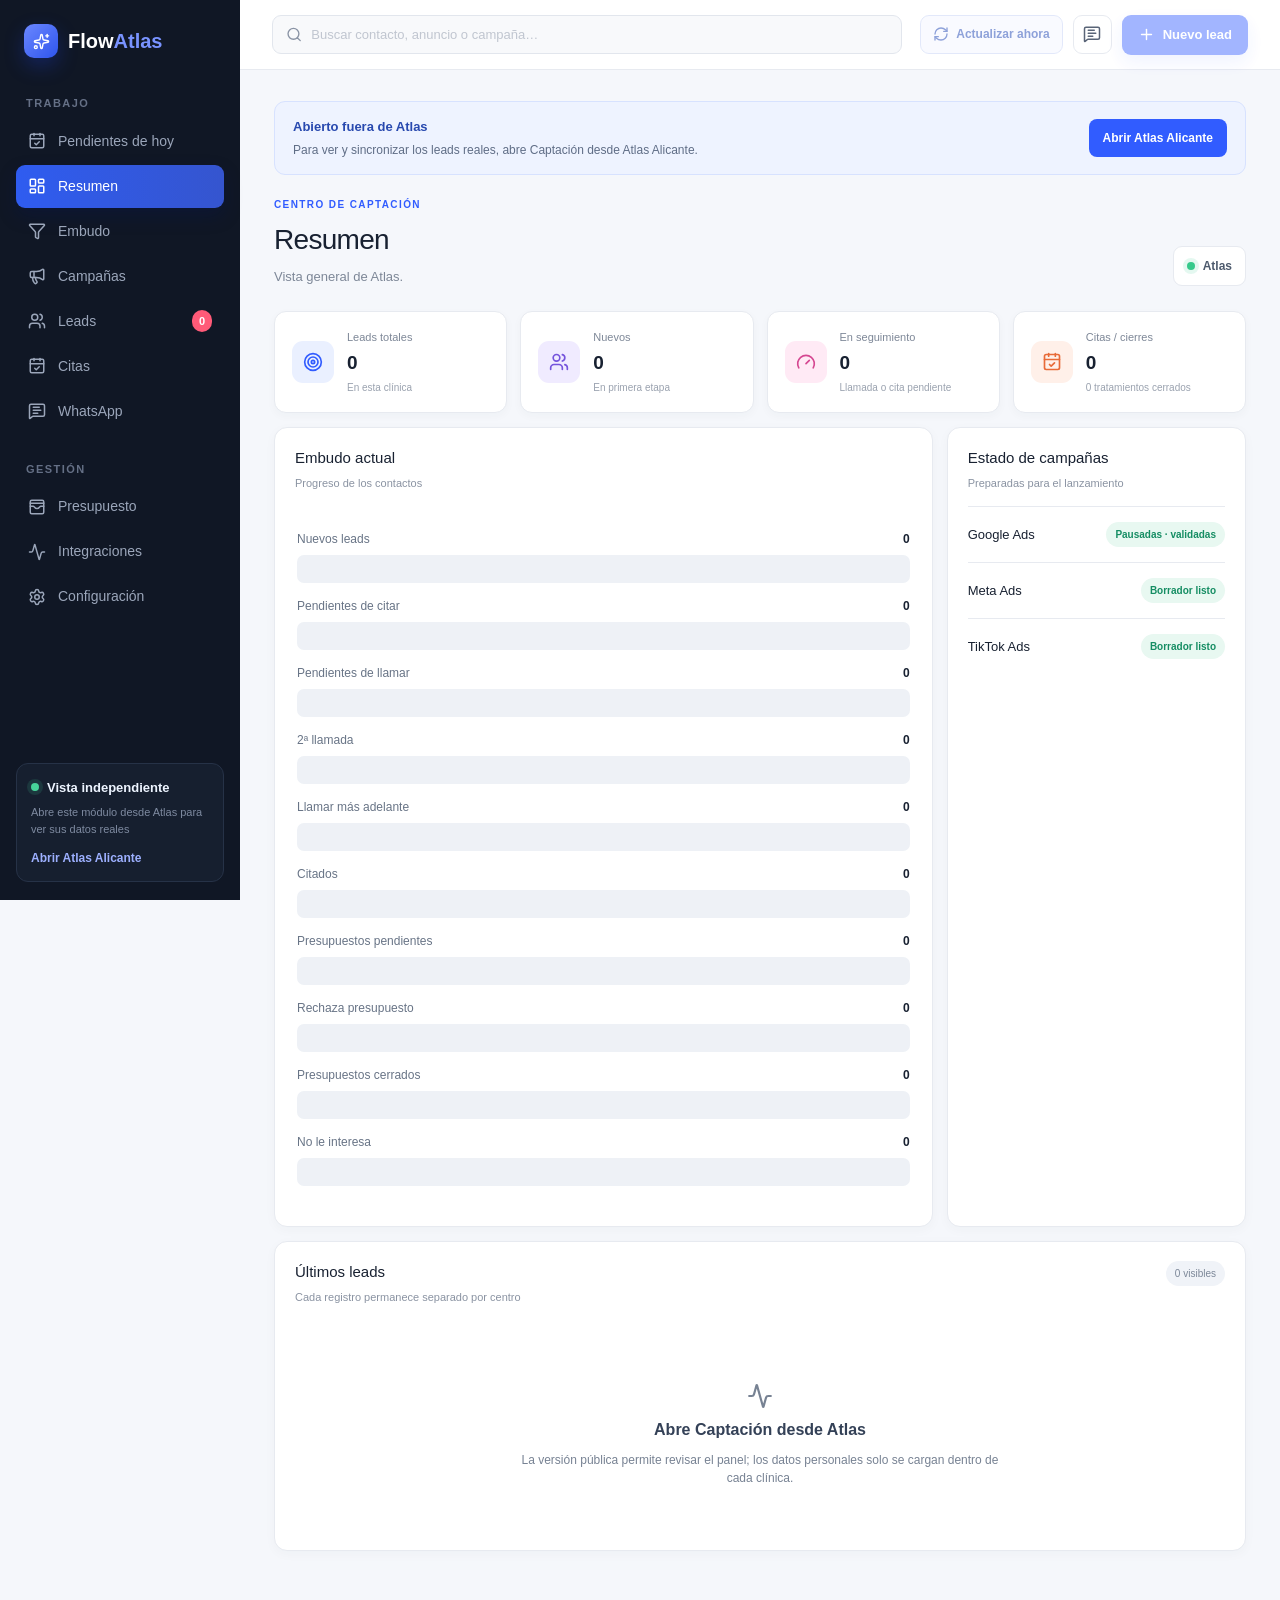
<file: flowatlas/index.html>
<!doctype html><html lang="es"><head><meta charset="UTF-8"><meta name="viewport" content="width=device-width,initial-scale=1"><title>FlowAtlas · Alicante</title><meta name="robots" content="noindex,nofollow">  <script type="module" crossorigin src="assets/index-e_Mf-3Ab.js?v=20261125-all-call-filters"></script>
  <link rel="stylesheet" crossorigin href="assets/index-iP8nVLNA.css?v=20261125-all-call-filters">
</head><body><div id="root"></div></body></html>
</file>
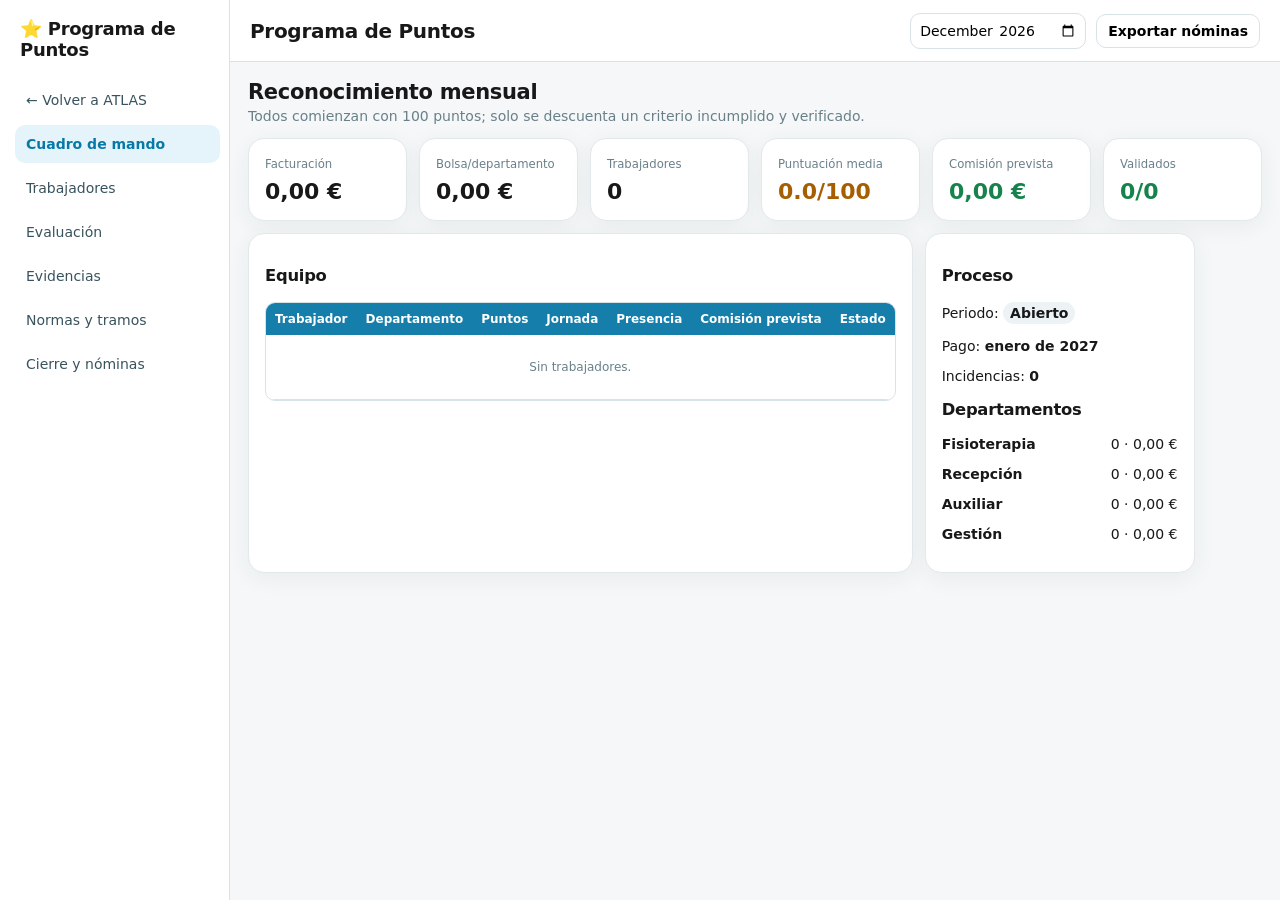
<file: modules/commissions.html>
<!doctype html><html lang="es"><head><meta charset="utf-8"><meta name="viewport" content="width=device-width,initial-scale=1"><title>ATLAS · Programa de Puntos</title><style>
:root{--b:#0b7fab;--i:#17313d;--bg:#eef3f5;--l:#d8e3e7;--m:#69808a;--g:#17834c;--r:#b42318;--a:#a65f00}*{box-sizing:border-box}body{margin:0;font:14px Inter,system-ui,Arial;color:var(--i);background:var(--bg)}button,input,select,textarea{font:inherit}button{cursor:pointer}.layout{display:grid;grid-template-columns:230px 1fr;min-height:100vh}.side{background:#fff;border-right:1px solid var(--l);padding:18px 12px;position:sticky;top:0;height:100vh}.side h2{font-size:18px;margin:0 8px 18px}.nav{width:100%;border:0;background:transparent;text-align:left;padding:11px;border-radius:9px;color:#38535e;margin:3px}.nav.on{background:#e5f4fa;color:#0879a7;font-weight:800}.main{min-width:0}.top{height:62px;display:flex;align-items:center;gap:10px;padding:0 20px;background:#fff;border-bottom:1px solid var(--l);position:sticky;top:0;z-index:4}.top h1{font-size:20px}.spacer{flex:1}.content{padding:18px;max-width:1500px;margin:auto}.section{display:none}.section.on{display:block}.head{display:flex;gap:12px;margin-bottom:14px}.head h2{margin:0 0 4px}.head .actions{margin-left:auto}.muted{color:var(--m)}.grid{display:grid;gap:12px}.kpis{grid-template-columns:repeat(6,1fr)}.two{grid-template-columns:1.2fr .8fr}.card{background:#fff;border:1px solid var(--l);border-radius:12px;padding:16px}.kpi small{color:var(--m)}.kpi b{font-size:22px;display:block;margin-top:8px}.btn{border:1px solid var(--l);background:#fff;border-radius:8px;padding:8px 11px;font-weight:750}.primary{background:var(--b);border-color:var(--b);color:#fff}.danger{color:var(--r)}input,select,textarea{border:1px solid #c9d6db;border-radius:7px;padding:8px;background:#fff}.toolbar{display:flex;gap:8px;align-items:center;flex-wrap:wrap;margin-bottom:12px}.tablewrap{overflow:auto;border:1px solid var(--l);border-radius:10px}table{width:100%;border-collapse:collapse;white-space:nowrap}th{background:#167eaa;color:#fff;text-align:left;padding:9px;font-size:12px}td{padding:9px;border-bottom:1px solid var(--l);font-size:12px}.badge{display:inline-block;border-radius:99px;background:#edf3f5;padding:3px 7px;font-weight:800}.ok{background:#e7f7ed;color:var(--g)}.bad{background:#feeceb;color:var(--r)}.warn{background:#fff3dc;color:var(--a)}.positive{color:var(--g)}.warning{color:var(--a)}.callout{padding:11px 13px;background:#e8f5fb;border-left:4px solid var(--b);border-radius:7px;margin:10px 0}.progress{height:11px;background:#e6eef1;border-radius:99px;overflow:hidden}.progress i{height:100%;display:block;background:var(--g)}.criterion{border:1px solid var(--l);border-radius:10px;padding:12px;margin:8px 0}.criterion.fail{border-color:#efb7b2;background:#fff8f7}.criterion>div{display:flex;gap:10px;align-items:center}.criterion b:first-child{flex:1}.form{display:grid;grid-template-columns:repeat(2,1fr);gap:10px}.form label{display:grid;gap:5px;font-size:12px;font-weight:750}.full{grid-column:1/-1}.check{display:flex!important;align-items:center;gap:8px}.check input{width:auto}.modalback{position:fixed;inset:0;background:#17313d88;display:none;align-items:center;justify-content:center;padding:16px;z-index:20}.modalback.on{display:flex}.modal{background:#fff;border-radius:14px;padding:18px;width:min(760px,96vw);max-height:92vh;overflow:auto}.empty{padding:25px;text-align:center;color:var(--m)}@media(max-width:1100px){.kpis{grid-template-columns:repeat(3,1fr)}.two{grid-template-columns:1fr}}@media(max-width:760px){.layout{grid-template-columns:1fr}.side{height:auto;position:static;display:flex;overflow:auto;padding:8px}.side h2{display:none}.nav{width:auto;white-space:nowrap}.top{position:static}.kpis{grid-template-columns:1fr 1fr}.content{padding:10px}.form{grid-template-columns:1fr}.full{grid-column:auto}}
</style><style id="fisiosport-brand">
:root{--blue:#00b0e4!important;--blue2:#e8f8fd!important;--accent:#00b0e4!important;--ink:#181818!important;--text:#181818!important;--muted:#67676b!important;--line:#e3e8eb!important;--bg:#f5f7f8!important;--panel:#fff!important}*{scrollbar-color:#b9ddea #f3f6f7}body{font-family:Poppins,"Product Sans",Inter,system-ui,-apple-system,Arial,sans-serif!important;background:#f5f7f8!important;color:#181818!important}button,.btn,input,select,textarea{font-family:inherit!important}button,.btn{border-radius:10px!important;transition:transform .16s ease,box-shadow .16s ease,border-color .16s ease!important}button:hover,.btn:hover{transform:translateY(-1px);box-shadow:0 5px 14px #174b5d16}.primary,.btn.primary,button.primary{background:#00b0e4!important;border-color:#00b0e4!important;color:#fff!important}.primary:hover,.btn.primary:hover,button.primary:hover{background:#009bc9!important;border-color:#009bc9!important}.card,.modal,.workspace,.marketing-section,.statistics-section,.cfg-card,.cfg-section{border-color:#e3e8eb!important;box-shadow:0 5px 22px #344b5410!important}.card,.modal,.marketing-section,.statistics-section,.cfg-card{border-radius:16px!important}.modalback{backdrop-filter:blur(4px)}input,select,textarea{border-color:#d8e1e5!important;border-radius:10px!important;background:#fff!important}input:focus,select:focus,textarea:focus{outline:3px solid #00b0e422!important;border-color:#00b0e4!important}.status,.chip,.pill,.badge{border-radius:999px!important}h1,h2,h3,h4{letter-spacing:-.015em}.callout{border-radius:12px!important;border-color:#bfe8f5!important;background:#f0fbfe!important}.tabs{gap:4px!important}.tab{border-radius:9px 9px 0 0!important}.tab.active{color:#008fba!important;border-bottom-color:#00b0e4!important;background:#effaff!important}


</style></head><body><div class="layout"><aside class="side"><h2>⭐ Programa de Puntos</h2><button class="nav" id="returnAgenda">← Volver a ATLAS</button><button class="nav on" data-v="dashboard">Cuadro de mando</button><button class="nav" data-v="employees">Trabajadores</button><button class="nav" data-v="evaluation">Evaluación</button><button class="nav" data-v="incidents">Evidencias</button><button class="nav" data-v="rules">Normas y tramos</button><button class="nav" data-v="payroll">Cierre y nóminas</button></aside><main class="main"><header class="top"><h1 id="title">Programa de Puntos</h1><div class="spacer"></div><input id="period" type="month"><button class="btn" id="exportBtn">Exportar nóminas</button></header><div class="content">
<section class="section on" id="dashboard"><div class="head"><div><h2>Reconocimiento mensual</h2><div class="muted">Todos comienzan con 100 puntos; solo se descuenta un criterio incumplido y verificado.</div></div></div><div class="grid kpis" id="dashKpis"></div><div class="grid two" style="margin-top:12px"><div class="card"><h3>Equipo</h3><div class="tablewrap"><table><thead><tr><th>Trabajador</th><th>Departamento</th><th>Puntos</th><th>Jornada</th><th>Presencia</th><th>Comisión prevista</th><th>Estado</th></tr></thead><tbody id="teamRows"></tbody></table></div></div><div class="card"><h3>Proceso</h3><div id="processState"></div><h3>Departamentos</h3><div id="deptSummary"></div></div></div></section>
<section class="section" id="employees"><div class="head"><div><h2>Trabajadores</h2><div class="muted">El reparto se adapta automáticamente al tamaño del departamento.</div></div><div class="actions"><button class="btn primary" id="newEmployee">Nuevo trabajador</button></div></div><div class="card"><div class="toolbar"><input id="employeeSearch" type="search" placeholder="Buscar…"></div><div class="tablewrap"><table><thead><tr><th>Nombre</th><th>Departamento</th><th>Horas/semana</th><th>Activo</th><th>Inicio</th><th>Fin</th><th></th></tr></thead><tbody id="employeeRows"></tbody></table></div></div></section>
<section class="section" id="evaluation"><div class="head"><div><h2>Evaluación mensual</h2><div class="muted">Cada criterio es binario: cumplido o no cumplido.</div></div></div><div class="grid two"><div class="card"><div class="toolbar"><select id="evaluationEmployee"></select></div><div id="scoreHeader"></div><div id="criteriaList"></div></div><div class="card"><h3>Validación</h3><div class="form"><label>Presencia computable %<input id="presence" type="number" min="0" max="100" step="0.1"></label><label>Estado<select id="evaluationStatus"><option>Borrador</option><option>Revisado por Dirección</option><option>Validado</option></select></label><label class="full">Comentarios<textarea id="evaluationNotes" rows="6"></textarea></label></div><button class="btn primary" id="saveEvaluation">Guardar evaluación</button><div class="callout">Para descontar puntos son obligatorios el motivo, la evidencia y el responsable. Una incidencia solo puede aplicarse a un criterio.</div></div></div></section>
<section class="section" id="incidents"><div class="head"><div><h2>Evidencias</h2><div class="muted">Historial auditable de los criterios no cumplidos.</div></div></div><div class="card"><div class="tablewrap"><table><thead><tr><th>Fecha</th><th>Trabajador</th><th>Bloque</th><th>Criterio</th><th>Puntos</th><th>Motivo</th><th>Evidencia</th><th>Validado por</th><th></th></tr></thead><tbody id="incidentRows"></tbody></table></div></div></section>
<section class="section" id="rules"><div class="head"><div><h2>Normas y tramos</h2><div class="muted">Versión 1.0. Los cambios futuros solo afectarán a meses posteriores.</div></div></div><div class="grid two"><div class="card"><h3>Tramos completos</h3><div class="tablewrap"><table><thead><tr><th>Facturación desde</th><th>Bolsa por departamento</th></tr></thead><tbody id="tierRows"></tbody></table></div><p class="muted">Cada tramo completo adicional de 10.000 € aumenta la bolsa 100 €, sin límite máximo.</p></div><div class="card"><h3>Reglas vigentes</h3><p>✓ Inicio mensual con 100 puntos.</p><p>✓ Cumplimiento binario.</p><p>✓ Una incidencia en un solo criterio.</p><p>✓ Cualquier número de trabajadores.</p><p>✓ Prorrateo por jornada y presencia.</p><p>✓ Pago en la nómina del mes siguiente.</p><p>✓ Validación humana obligatoria.</p></div></div><div id="rulesCards" class="grid two" style="margin-top:12px"></div></section>
<section class="section" id="payroll"><div class="head"><div><h2>Cierre y nóminas</h2><div class="muted">El mes evaluado se abonará en la nómina del mes siguiente.</div></div><div class="actions"><button class="btn primary" id="closePeriod">Cerrar periodo</button></div></div><div class="grid two"><div class="card"><h3>Facturación</h3><div class="form"><label>Facturación mensual<input id="revenueInput" type="number" min="0" step=".01"></label><label>Origen<select id="revenueSource"><option>Confirmada por Administración</option><option>Sincronizada desde Caja/CRM</option></select></label></div><div class="toolbar" style="margin-top:12px"><button class="btn" id="syncRevenue">Sincronizar Caja/CRM</button><button class="btn" id="saveRevenue">Guardar</button></div><div id="tierResult"></div></div><div class="card"><h3>Comprobaciones</h3><div id="closeChecks"></div><label class="check"><input id="directorApproval" type="checkbox"> Aprobación final de Dirección</label><div id="periodState"></div></div></div><div class="card" style="margin-top:12px"><h3>Detalle para nóminas</h3><div class="tablewrap"><table><thead><tr><th>Trabajador</th><th>Departamento</th><th>Puntos</th><th>Base</th><th>Jornada</th><th>Presencia</th><th>Comisión bruta</th><th>Nómina</th></tr></thead><tbody id="payrollRows"></tbody></table></div></div></section>
</div></main></div>
<div class="modalback" id="employeeModal"><div class="modal"><h2>Trabajador</h2><div class="form"><label>Nombre<input id="eName"></label><label>Departamento<select id="eDepartment"><option>Fisioterapia</option><option>Recepción</option><option>Auxiliar</option><option>Gestión</option></select></label><label>Horas semanales<input id="eHours" type="number" min="1" max="40" step=".5"></label><label class="check"><input id="eActive" type="checkbox"> Activo</label><label>Incorporación<input id="eStart" type="date"></label><label>Baja<input id="eEnd" type="date"></label></div><div class="toolbar" style="margin-top:15px"><button class="btn primary" id="saveEmployee">Guardar</button><button class="btn" data-close="employeeModal">Cancelar</button></div></div></div>
<div class="modalback" id="incidentModal"><div class="modal"><h2>Incumplimiento verificado</h2><div id="incidentCriterion" class="callout"></div><div class="form"><label>Fecha<input id="inDate" type="date"></label><label>Validado por<input id="inValidator"></label><label class="full">Motivo concreto<textarea id="inReason" rows="3"></textarea></label><label class="full">Evidencia o referencia<textarea id="inEvidence" rows="3"></textarea></label><label class="check full"><input id="inConfirmed" type="checkbox"> Confirmo que esta incidencia no se ha usado en otro criterio.</label></div><div class="toolbar" style="margin-top:15px"><button class="btn primary" id="saveIncident">Guardar</button><button class="btn" data-close="incidentModal">Cancelar</button></div></div></div>
<script>
const K='atlasAlicanteCommissionProgram_V1',general=[['g1','Puntualidad, asistencia y fichaje',15],['g2','Convivencia, comunicación y uso del móvil',15],['g3','Imagen, uniformidad y espacios comunes',10],['g4','Compromiso, reuniones y cierre de jornada',10]],roles={Fisioterapia:[['f1','Excelencia en atención clínica y diagnóstico',15],['f2','Gestión documental, agenda y facturación',15],['f3','Trabajo en equipo y coordinación operativa',10],['f4','Orden, higiene y mantenimiento',5],['f5','Conducta e imagen de la clínica',5]],Recepción:[['r1','Comunicación, captación y gestión CRM',15],['r2','Optimización de agendas y confirmaciones',15],['r3','Atención presencial y cumplimiento legal',10],['r4','Gestión administrativa, cobros y caja',10]],Auxiliar:[['a1','Agenda, flujo de pacientes, llamadas y calendarios',15],['a2','Apertura, cierre, higiene y preparación de salas',15],['a3','Stock, inventario y equipamiento técnico',10],['a4','Proactividad, atención al paciente y marketing',10]],Gestión:[]},seed={employees:[],incidents:[],evaluations:{},periods:{},revenues:{},audit:[],settings:{version:'1.0'}};let D=load(),editId=null,pending=null;
function load(){try{return Object.assign(structuredClone(seed),JSON.parse(localStorage.getItem(K)||'{}'))}catch(e){return structuredClone(seed)}}function save(a){D.audit.push({at:new Date().toISOString(),action:a});localStorage.setItem(K,JSON.stringify(D))}function esc(s){return String(s??'').replace(/[&<>"']/g,c=>({'&':'&amp;','<':'&lt;','>':'&gt;','"':'&quot;',"'":'&#39;'}[c]))}function eur(n){return new Intl.NumberFormat('es-ES',{style:'currency',currency:'EUR'}).format(+n||0)}function id(){return Date.now().toString(36)+Math.random().toString(36).slice(2,6)}function month(){return period.value}function nxt(){let d=new Date(month()+'-01T12:00:00');d.setMonth(d.getMonth()+1);return d.toISOString().slice(0,7)}function mn(m){return new Date(m+'-01T12:00:00').toLocaleDateString('es-ES',{month:'long',year:'numeric'})}function active(){let a=month()+'-01',b=month()+'-31';return D.employees.filter(e=>e.active&&(!e.start||e.start<=b)&&(!e.end||e.end>=a))}function ek(e){return month()+'|'+e}function ev(e){return D.evaluations[ek(e)]||{presence:100,status:'Borrador',notes:''}}function inc(e){return D.incidents.filter(x=>x.period===month()&&x.employeeId===e)}function crit(e){let x=D.employees.find(y=>y.id===e);return x?[...general.map(c=>[...c,'Normas']),...(roles[x.department]||[]).map(c=>[...c,'Tareas'])]:[]}function score(e){return Math.max(0,100-inc(e).reduce((s,x)=>s+x.points,0))}function revenue(){return +D.revenues[month()]?.amount||0}function pool(v){return v<30000?0:200+Math.floor((v-30000)/10000)*100}function count(d){return active().filter(e=>e.department===d).length}function commission(e){return roles[e.department]?.length?pool(revenue())/count(e.department)*score(e.id)/100*(e.hours/40)*(ev(e.id).presence/100):0}function badge(s){return `<span class="badge ${s==='Validado'||s==='Cerrado'?'ok':s==='Borrador'?'warn':''}">${s||'Borrador'}</span>`}function kpi(l,v,c=''){return `<div class="card kpi"><small>${l}</small><b class="${c}">${v}</b></div>`}
period.value=new Date().toISOString().slice(0,7);document.querySelectorAll('.nav').forEach(b=>b.onclick=()=>{document.querySelectorAll('.nav,.section').forEach(x=>x.classList.remove('on'));b.classList.add('on');document.getElementById(b.dataset.v).classList.add('on');render()});period.onchange=render;
function render(){renderEmployees();renderDash();renderEval();renderInc();renderRules();renderPayroll()}function renderDash(){let es=active(),avg=es.length?es.reduce((s,e)=>s+score(e.id),0)/es.length:0,total=es.reduce((s,e)=>s+commission(e),0),valid=es.filter(e=>ev(e.id).status==='Validado').length;dashKpis.innerHTML=kpi('Facturación',eur(revenue()))+kpi('Bolsa/departamento',eur(pool(revenue())))+kpi('Trabajadores',es.length)+kpi('Puntuación media',avg.toFixed(1)+'/100',avg>=90?'positive':'warning')+kpi('Comisión prevista',eur(total),'positive')+kpi('Validados',valid+'/'+es.length,valid===es.length?'positive':'warning');teamRows.innerHTML=es.map(e=>`<tr><td>${esc(e.name)}</td><td>${e.department}</td><td><b>${score(e.id)}</b></td><td>${e.hours}h</td><td>${ev(e.id).presence}%</td><td><b>${eur(commission(e))}</b></td><td>${badge(ev(e.id).status)}</td></tr>`).join('')||'<tr><td colspan="7" class="empty">Sin trabajadores.</td></tr>';processState.innerHTML=`<p>Periodo: ${badge(D.periods[month()]?.status||'Abierto')}</p><p>Pago: <b>${mn(nxt())}</b></p><p>Incidencias: <b>${D.incidents.filter(x=>x.period===month()).length}</b></p>`;deptSummary.innerHTML=['Fisioterapia','Recepción','Auxiliar','Gestión'].map(d=>`<p><b>${d}</b><span style="float:right">${count(d)} · ${eur(es.filter(e=>e.department===d).reduce((s,e)=>s+commission(e),0))}</span></p>`).join('')}
function renderEmployees(){let q=(employeeSearch.value||'').toLowerCase();employeeRows.innerHTML=D.employees.filter(e=>e.name.toLowerCase().includes(q)).map(e=>`<tr><td>${esc(e.name)}</td><td>${e.department}</td><td>${e.hours}</td><td>${e.active?'Sí':'No'}</td><td>${e.start||'—'}</td><td>${e.end||'—'}</td><td><button class="btn" onclick="editEmp('${e.id}')">Editar</button></td></tr>`).join('')||'<tr><td colspan="7" class="empty">Sin trabajadores.</td></tr>';let old=evaluationEmployee.value;evaluationEmployee.innerHTML=active().map(e=>`<option value="${e.id}">${esc(e.name)} · ${e.department}</option>`).join('');if([...evaluationEmployee.options].some(o=>o.value===old))evaluationEmployee.value=old}employeeSearch.oninput=renderEmployees;newEmployee.onclick=()=>openEmp();function openEmp(e={}){editId=e.id||null;eName.value=e.name||'';eDepartment.value=e.department||'Fisioterapia';eHours.value=e.hours||40;eActive.checked=e.active!==false;eStart.value=e.start||'';eEnd.value=e.end||'';employeeModal.classList.add('on')}window.editEmp=x=>openEmp(D.employees.find(e=>e.id===x));saveEmployee.onclick=()=>{let e={id:editId||id(),name:eName.value.trim(),department:eDepartment.value,hours:+eHours.value||40,active:eActive.checked,start:eStart.value,end:eEnd.value};if(!e.name)return alert('Indica el nombre.');let i=D.employees.findIndex(x=>x.id===e.id);i>=0?D.employees[i]=e:D.employees.push(e);save('Trabajador actualizado');employeeModal.classList.remove('on');render()};
evaluationEmployee.onchange=renderEval;function renderEval(){let eid=evaluationEmployee.value||active()[0]?.id;if(!eid){scoreHeader.innerHTML='<div class="empty">Añade trabajadores.</div>';criteriaList.innerHTML='';return}evaluationEmployee.value=eid;let e=D.employees.find(x=>x.id===eid),v=ev(eid),s=score(eid),fails=new Set(inc(eid).map(x=>x.criterionId));presence.value=v.presence;evaluationStatus.value=v.status;evaluationNotes.value=v.notes;scoreHeader.innerHTML=`<h3>${esc(e.name)}</h3><b style="font-size:28px" class="${s===100?'positive':'warning'}">${s} puntos</b><div class="progress"><i style="width:${s}%"></i></div>${e.department==='Gestión'?'<div class="callout">Faltan las tareas específicas de Gestión; este departamento no puede cerrarse.</div>':''}`;criteriaList.innerHTML=crit(eid).map(c=>`<div class="criterion ${fails.has(c[0])?'fail':''}"><div><b>${c[3]} · ${esc(c[1])}</b><span class="badge ${fails.has(c[0])?'bad':'ok'}">${fails.has(c[0])?'No cumplido · −'+c[2]:'Cumplido · '+c[2]}</span>${fails.has(c[0])?'':`<button class="btn" onclick="newInc('${eid}','${c[0]}')">Registrar incumplimiento</button>`}</div></div>`).join('')}saveEvaluation.onclick=()=>{let e=evaluationEmployee.value;D.evaluations[ek(e)]={presence:Math.max(0,Math.min(100,+presence.value||0)),status:evaluationStatus.value,notes:evaluationNotes.value.trim(),updatedAt:new Date().toISOString()};save('Evaluación guardada');render()};
window.newInc=(e,cid)=>{if(D.periods[month()]?.status==='Cerrado')return alert('Periodo cerrado.');let c=crit(e).find(x=>x[0]===cid);pending={e,c};incidentCriterion.innerHTML=`<b>${c[3]} · ${esc(c[1])}</b><br>Descuento: ${c[2]} puntos.`;inDate.value=new Date().toISOString().slice(0,10);inValidator.value=inReason.value=inEvidence.value='';inConfirmed.checked=false;incidentModal.classList.add('on')};saveIncident.onclick=()=>{if(!pending||!inDate.value||!inValidator.value.trim()||!inReason.value.trim()||!inEvidence.value.trim()||!inConfirmed.checked)return alert('Completa todos los campos y confirma la no duplicidad.');let [cid,n,p,b]=pending.c,reason=inReason.value.trim(),fingerprint=(inDate.value+'|'+pending.e+'|'+reason.toLowerCase().replace(/\s+/g,' '));if(D.incidents.some(x=>x.period===month()&&x.employeeId===pending.e&&x.criterionId===cid))return alert('Ya existe una incidencia para este criterio.');if(D.incidents.some(x=>x.fingerprint===fingerprint))return alert('Esta misma incidencia ya se aplicó a otro criterio. Revísala para evitar una doble afectación.');D.incidents.push({id:id(),period:month(),employeeId:pending.e,criterionId:cid,criterion:n,points:p,block:b,date:inDate.value,validator:inValidator.value.trim(),reason,evidence:inEvidence.value.trim(),fingerprint});save('Incidencia verificada');incidentModal.classList.remove('on');render()};function renderInc(){incidentRows.innerHTML=D.incidents.filter(x=>x.period===month()).map(x=>`<tr><td>${x.date}</td><td>${esc(D.employees.find(e=>e.id===x.employeeId)?.name||'—')}</td><td>${x.block}</td><td>${esc(x.criterion)}</td><td>−${x.points}</td><td>${esc(x.reason)}</td><td>${esc(x.evidence)}</td><td>${esc(x.validator)}</td><td><button class="btn danger" onclick="removeInc('${x.id}')">Anular</button></td></tr>`).join('')||'<tr><td colspan="9" class="empty">Sin incumplimientos verificados.</td></tr>'}window.removeInc=x=>{if(D.periods[month()]?.status==='Cerrado')return alert('Periodo cerrado.');if(confirm('¿Anular la incidencia?')){D.incidents=D.incidents.filter(i=>i.id!==x);save('Incidencia anulada');render()}};
function renderRules(){tierRows.innerHTML=Array.from({length:8},(_,i)=>`<tr><td>${eur(30000+i*10000)}</td><td>${eur(200+i*100)}</td></tr>`).join('');rulesCards.innerHTML=[['Normas generales',general],['Fisioterapia',roles.Fisioterapia],['Recepción',roles.Recepción],['Auxiliar',roles.Auxiliar]].map(([n,a])=>`<div class="card"><h3>${n}</h3>${a.map(x=>`<p><span class="badge">${x[2]}</span> ${x[1]}</p>`).join('')}<b>Total: ${a.reduce((s,x)=>s+x[2],0)}</b></div>`).join('')}
function checks(){let es=active();return[['Facturación confirmada',revenue()>0],['Evaluaciones validadas',es.every(e=>ev(e.id).status==='Validado')],['Tareas departamentales completas',!es.some(e=>e.department==='Gestión')],['Aprobación de Dirección',directorApproval.checked]]}function renderPayroll(){let rr=D.revenues[month()]||{};revenueInput.value=rr.amount||'';revenueSource.value=rr.source||'Confirmada por Administración';tierResult.innerHTML=`<div class="callout">Bolsa alcanzada: <b>${eur(pool(revenue()))} por departamento</b>. Nómina de pago: <b>${mn(nxt())}</b>.</div>`;payrollRows.innerHTML=active().map(e=>`<tr><td>${esc(e.name)}</td><td>${e.department}</td><td>${score(e.id)}</td><td>${eur(count(e.department)?pool(revenue())/count(e.department):0)}</td><td>${Math.round(e.hours/40*100)}%</td><td>${ev(e.id).presence}%</td><td><b>${eur(commission(e))}</b></td><td>${mn(nxt())}</td></tr>`).join('')||'<tr><td colspan="8" class="empty">Sin trabajadores.</td></tr>';directorApproval.checked=!!D.periods[month()]?.directorApproval;closeChecks.innerHTML=checks().map(x=>`<p><span class="badge ${x[1]?'ok':'warn'}">${x[1]?'✓':'!'}</span> ${x[0]}</p>`).join('');periodState.innerHTML=`<p>Estado: ${badge(D.periods[month()]?.status||'Abierto')}</p>`}saveRevenue.onclick=()=>{D.revenues[month()]={amount:+revenueInput.value||0,source:revenueSource.value,confirmedAt:new Date().toISOString()};save('Facturación confirmada');render()};syncRevenue.onclick=()=>{let a=[];try{a=JSON.parse(localStorage.getItem('atlasAlicanteCashMovements_V1')||'[]')}catch(e){}let t=(Array.isArray(a)?a:[]).filter(x=>String(x.date).startsWith(month())&&['Venta','Abono deuda'].includes(x.type)).reduce((s,x)=>s+(+x.amount||0),0);D.revenues[month()]={amount:t,source:'Sincronizada desde Caja/CRM',confirmedAt:new Date().toISOString()};save('Facturación sincronizada');render()};closePeriod.onclick=()=>{D.periods[month()]={...(D.periods[month()]||{}),directorApproval:directorApproval.checked};let bad=checks().filter(x=>!x[1]);if(bad.length){save('Cierre pendiente');render();return alert('No se puede cerrar: '+bad.map(x=>x[0]).join(', '))}D.periods[month()]={status:'Cerrado',directorApproval:true,closedAt:new Date().toISOString(),payMonth:nxt(),rulesVersion:D.settings.version};active().forEach(e=>D.evaluations[ek(e)]={...ev(e.id),locked:true,finalScore:score(e.id),finalCommission:commission(e)});save('Periodo cerrado');render()};
exportBtn.onclick=()=>{let rows=[['Periodo','Nómina','Trabajador','Departamento','Puntos','Jornada %','Presencia %','Comisión bruta'],...active().map(e=>[month(),nxt(),e.name,e.department,score(e.id),e.hours/40*100,ev(e.id).presence,commission(e)])],csv=rows.map(r=>r.map(v=>`"${String(v??'').replaceAll('"','""')}"`).join(';')).join('\n'),a=document.createElement('a');a.href=URL.createObjectURL(new Blob(['\ufeff'+csv],{type:'text/csv'}));a.download='ATLAS_comisiones_'+month()+'.csv';a.click();URL.revokeObjectURL(a.href)};document.querySelectorAll('[data-close]').forEach(b=>b.onclick=()=>document.getElementById(b.dataset.close).classList.remove('on'));document.querySelectorAll('.modalback').forEach(b=>b.onclick=e=>{if(e.target===b)b.classList.remove('on')});window.addEventListener('message',e=>{let m=e.data||{};if(m.type!=='atlasAlicante:professionals')return;let n=0;(m.professionals||[]).forEach(name=>{if(name&&!D.employees.some(x=>x.name.toLowerCase()===String(name).toLowerCase())){D.employees.push({id:id(),name,department:'Fisioterapia',hours:40,active:true,start:'',end:''});n++}});if(n){save('Fisioterapeutas sincronizados');render()}});render();parent.postMessage({type:'atlasAlicante:module-ready',module:'commissions'},'*');
</script><script id="atlas-central-commissions-v40">
(()=>{
 let centralContextReady=false;const centralPending=new Map();let centralSeq=0,centralTimer=0,centralLoading=false,centralLoaded=false,centralApplying=false,centralSaving=false,ignoreChangesUntil=0;
 const returnButton=document.getElementById('returnAgenda');if(returnButton)returnButton.onclick=()=>parent.postMessage({type:'atlas:open-module',module:'agenda'},'*');
 function centralRequest(action,payload={}){return new Promise((resolve,reject)=>{const requestId='commissions-'+Date.now()+'-'+(++centralSeq),timer=setTimeout(()=>{centralPending.delete(requestId);reject(new Error('El módulo central de comisiones no respondió a tiempo.'))},20000);centralPending.set(requestId,{resolve,reject,timer});parent.postMessage({type:'atlas:central-db-request',requestId,action,payload},'*')})}
 function setCentralState(text,kind=''){let el=document.getElementById('commissionCentralState');if(!el){el=document.createElement('span');el.id='commissionCentralState';el.className='badge';document.querySelector('.top .spacer')?.insertAdjacentElement('afterend',el)}el.textContent=text;el.className='badge '+kind}
 function safeClone(value){try{return structuredClone(value)}catch{return JSON.parse(JSON.stringify(value))}}
 function normalizedState(value){const source=value&&typeof value==='object'?value:{};return {employees:Array.isArray(source.employees)?source.employees:[],incidents:Array.isArray(source.incidents)?source.incidents:[],evaluations:source.evaluations&&typeof source.evaluations==='object'?source.evaluations:{},periods:source.periods&&typeof source.periods==='object'?source.periods:{},revenues:source.revenues&&typeof source.revenues==='object'?source.revenues:{},audit:Array.isArray(source.audit)?source.audit:[],settings:{...seed.settings,...(source.settings||{})}}}
 function weeklyHours(profile){const schedule=profile?.schedule||{},minutes=Object.values(schedule).flatMap(v=>Array.isArray(v)?v:[]).reduce((total,interval)=>{const toMinutes=t=>{const [h,m]=String(t||'0:0').split(':').map(Number);return h*60+m};return total+Math.max(0,toMinutes(interval?.[1])-toMinutes(interval?.[0]))},0);return Math.max(.5,Math.min(40,Math.round(minutes/30)/2))||40}
 function mergeCompanyWorkers(company){let changed=false;const sources=[...(Array.isArray(company?.professionals)?company.professionals:[]),...(Array.isArray(company?.employees)?company.employees:[])];for(const item of sources){const name=String(item?.name||item?.fullName||'').trim();if(!name)continue;const existing=D.employees.find(x=>x.name.toLocaleLowerCase('es')===name.toLocaleLowerCase('es'));if(existing)continue;const rawRole=String(item?.department||item?.role||item?.mainFunction||'').toLocaleLowerCase('es'),department=rawRole.includes('recep')?'Recepción':rawRole.includes('aux')?'Auxiliar':rawRole.includes('gest')||rawRole.includes('admin')?'Gestión':'Fisioterapia';D.employees.push({id:item.id||id(),name,department,hours:item.schedule?weeklyHours(item):Number(item.hours||40),active:item.active!==false,start:item.start||'',end:item.end||''});changed=true}return changed}
 const baseSave=save;
 async function persistCentral(){if(centralApplying||centralSaving||!centralContextReady)return;centralSaving=true;setCentralState('Guardando…','warn');try{await centralRequest('settings:upsert',{section:'commissions',payload:safeClone(D)});ignoreChangesUntil=Date.now()+1800;setCentralState('✓ Centralizado','ok')}catch(error){console.error('Comisiones pendientes de centralizar',error);setCentralState('Pendiente de sincronizar','warn')}finally{centralSaving=false}}
 function scheduleCentral(){clearTimeout(centralTimer);centralTimer=setTimeout(persistCentral,300)}
 save=function(action){baseSave(action);if(!centralApplying)scheduleCentral()};window.save=save;
 async function loadCentral(force=false){if(centralLoading||centralLoaded&&!force||!centralContextReady)return;centralLoading=true;setCentralState('Sincronizando…','warn');try{const rows=await centralRequest('settings:list'),commissionRow=(rows||[]).find(x=>x.section==='commissions'),companyRow=(rows||[]).find(x=>x.section==='company');centralApplying=true;if(commissionRow?.payload)D=normalizedState(commissionRow.payload);else D=normalizedState(D);const workersAdded=mergeCompanyWorkers(companyRow?.payload||{});localStorage.setItem(K,JSON.stringify(D));render();centralApplying=false;if(!commissionRow||workersAdded){baseSave(!commissionRow?'Comisiones migradas al registro central':'Plantilla de trabajadores actualizada');scheduleCentral()}centralLoaded=true;setCentralState('✓ Centralizado','ok');await syncCentralRevenue(false)}catch(error){console.error('No se pudieron cargar las comisiones centrales',error);setCentralState('Datos locales','warn')}finally{centralApplying=false;centralLoading=false}}
 async function syncCentralRevenue(notify=true){if(!centralContextReady)return notify&&alert('La sesión central todavía no está preparada.');if(D.periods[month()]?.status==='Cerrado')return notify&&alert('El periodo está cerrado y su facturación ya no puede modificarse.');const button=syncRevenue;button.disabled=true;const old=button.textContent;button.textContent='Sincronizando…';try{const rows=await centralRequest('payments:listClinic'),valid=(rows||[]).filter(x=>x.status==='completed'&&String(x.paid_at||'').startsWith(month())),amount=valid.reduce((total,x)=>total+Number(x.amount||0),0),previous=D.revenues[month()]||{},changed=Number(previous.amount||0)!==amount||Number(previous.paymentCount||0)!==valid.length||!previous.centralSource;if(changed){D.revenues[month()]={amount,source:'Sincronizada desde Caja/CRM',centralSource:true,confirmedAt:new Date().toISOString(),paymentCount:valid.length};save('Facturación sincronizada desde cobros centrales');render()}if(notify)alert('Facturación actualizada: '+eur(amount)+' en '+valid.length+' cobro(s).')}catch(error){console.error(error);if(notify)alert('No se pudo sincronizar la facturación: '+error.message)}finally{button.disabled=false;button.textContent=old}}
 syncRevenue.onclick=()=>syncCentralRevenue(true);
 const originalPeriodChange=period.onchange;period.onchange=()=>{originalPeriodChange?.();syncCentralRevenue(false)};
 function mergeNames(names){let changed=false;for(const raw of names||[]){const name=String(raw||'').trim();if(name&&!D.employees.some(x=>x.name.toLocaleLowerCase('es')===name.toLocaleLowerCase('es'))){D.employees.push({id:id(),name,department:'Fisioterapia',hours:40,active:true,start:'',end:''});changed=true}}if(changed){save('Fisioterapeutas sincronizados');render()}}
 window.addEventListener('message',event=>{const msg=event.data||{};if(msg.type==='atlas:central-db-response'&&centralPending.has(msg.requestId)){const item=centralPending.get(msg.requestId);centralPending.delete(msg.requestId);clearTimeout(item.timer);msg.ok?item.resolve(msg.data):item.reject(Object.assign(new Error(msg.error||'Error central'),{code:msg.code||''}));return}if(msg.type==='atlas:central-ready'){centralContextReady=true;setTimeout(()=>loadCentral(false),200)};if(msg.type==='atlas:central-commissions-changed'&&Date.now()>ignoreChangesUntil)setTimeout(()=>loadCentral(true),350);if(msg.type==='atlas:central-payments-changed')setTimeout(()=>syncCentralRevenue(false),500);if(msg.type==='atlas:professionals')mergeNames(msg.professionals)});
 setTimeout(loadCentral,700);
})();
</script>
<script id="atlas-v136-escape-navigation-frame">
(()=>{
 const visible=element=>{if(!element)return false;const style=getComputedStyle(element),rect=element.getBoundingClientRect();return !element.hidden&&style.display!=='none'&&style.visibility!=='hidden'&&style.opacity!=='0'&&(rect.width>0||rect.height>0)};
 const depth=element=>{let value=0;for(let item=element;item;item=item.parentElement)value++;return value};
 const layer=element=>{const value=parseInt(getComputedStyle(element).zIndex,10);return Number.isFinite(value)?value:0};
 const overlays=()=>[...document.querySelectorAll('.modalback.open,.modalback.on,.modal.open,[id$="Back"].open,[id$="Back"].on,.atlas-v135-modal.open,.atlas-v135-modal.on,.patient-photo-editor.on,.atlas-photo-viewer.on,.atlas-photo-camera.on,[class$="-modal-back"],[class*="-modal-back "]')].filter(visible).sort((left,right)=>layer(right)-layer(left)||depth(right)-depth(left)||([...document.querySelectorAll('*')].indexOf(right)-[...document.querySelectorAll('*')].indexOf(left)));
 const buttonScore=button=>{const text=button.textContent.trim(),identity=(button.id+' '+(button.getAttribute('aria-label')||'')).toLowerCase();if(/^(Cerrar|✕|×)$/i.test(text)||/^(cerrar|close)$/i.test(button.getAttribute('aria-label')||''))return 60;if(/^(←|‹)?\s*(Volver|Atrás|Atras)\b/i.test(text))return 55;if(/^Cancelar$/i.test(text))return 50;if(/escritorio|sesión|sesion|eliminar|borrar|guardar|aceptar|confirmar|cerrar (mes|periodo|plan)|prevpage|nextpage|anterior página|siguiente página/.test((text+' '+identity).toLowerCase()))return -100;if(/cancel/.test(identity))return 45;if(/back|return|volver|atrás|atras/.test(identity))return 40;if(/(?:^|[-_])(close|cerrar)(?:btn|button)?$/i.test(button.id))return 35;return 0};
 const closeTop=overlay=>{const buttons=[...overlay.querySelectorAll('button')].filter(button=>visible(button)&&!button.disabled).map(button=>({button,score:buttonScore(button)})).filter(item=>item.score>0).sort((a,b)=>b.score-a.score);if(buttons.length){buttons[0].button.click();return}overlay.classList.remove('open','on')};
 const returnWithinStatistics=()=>{
  const modules=[['staffBack','sfClose'],['qualityBack','qyClose'],['managementBack','mgClose'],['experienceBack','exClose'],['paymentPlanningBack','ppClose'],['treasuryBack','trClose'],['stockBack','stClose'],['profitBack','pfClose'],['procBack','pcClose'],['reconciliationBack','recClose'],['operationsBack','operationsClose']];
  for(const [panelId,closeId] of modules){const panel=document.getElementById(panelId);if(panel&&visible(panel)&&(panel.classList.contains('on')||panel.classList.contains('open'))&&panel.dataset.returnToStats==='1'){document.getElementById(closeId)?.click();return true}}
  const stats=document.getElementById('statsBack');if(!stats?.classList.contains('open')||!visible(stats))return false;
  const content=document.getElementById('statisticsContent'),back=[...(content?.querySelectorAll('button')||[])].find(button=>visible(button)&&(/volver (a estadísticas|al escritorio)/i.test(button.textContent)||button.id==='atlasManagementStatsBack'));
  if(back){back.click();return true}return false;
 };
 const rootBackButton=()=>document.getElementById('backToAgendaBtn')||document.getElementById('returnAgenda');
 window.atlasNavigateBackV136=function(){const enlarged=document.querySelector('.avatar.enlarged,.patient-photo.enlarged');if(enlarged){enlarged.classList.remove('enlarged');return true}if(returnWithinStatistics())return true;const overlay=overlays()[0];if(overlay){closeTop(overlay);return true}const drawer=document.getElementById('drawer');if(drawer?.classList.contains('open')){document.getElementById('closeDrawer')?.click();drawer.classList.remove('open');return true}const root=rootBackButton();if(root&&visible(root)){root.click();return true}if(!document.getElementById('cal')){parent.postMessage({type:'atlas:escape-back'},'*');return true}return false};
 window.addEventListener('keydown',event=>{if(event.key!=='Escape'||event.defaultPrevented)return;if(window.atlasNavigateBackV136()){event.preventDefault();event.stopImmediatePropagation()}},true);
})();
</script>
<script id="atlas-v136-cancel-navigation-frame">
(()=>{
 const visible=element=>{if(!element||!element.isConnected)return false;const style=getComputedStyle(element),rect=element.getBoundingClientRect();return !element.hidden&&style.display!=='none'&&style.visibility!=='hidden'&&style.opacity!=='0'&&(rect.width>0||rect.height>0)};
 const isActionButton=button=>button.classList.contains('danger')||/delete|remove|cancelappt|cancelappointment/i.test(button.id||'')||/cancelar\s+(cita|venta|plan|presupuesto|tratamiento|sesión|registro)/i.test(button.textContent.trim());
 const fallback=button=>{if(!visible(button))return;const absenceTitle=[...document.querySelectorAll('h2,h3')].find(item=>visible(item)&&/^Registrar ausencia$/i.test(item.textContent.trim()));if(absenceTitle&&typeof window.atlasShowAttendance==='function'){window.atlasShowAttendance();return}if(button.closest('#cfgBody')){document.getElementById('cfgHome')?.click();return}const overlay=button.closest('.modalback,.modal,[id$="Back"],[class*="modal-back"]');if(overlay){overlay.classList.remove('open','on');overlay.hidden=true;return}if(typeof window.atlasNavigateBackV136==='function'&&window.atlasNavigateBackV136())return;parent.postMessage({type:'atlas:escape-back'},'*')};
 document.addEventListener('click',event=>{const button=event.target.closest?.('button,input[type="button"],input[type="submit"]');if(!button)return;const label=String(button.textContent||button.value||'').trim();if(!/^Cancelar$/i.test(label)||isActionButton(button))return;event.preventDefault();setTimeout(()=>fallback(button),80)},true);
})();
</script>
<script id="atlas-commission-manual-evidence-v44">(function(){roles["Recepción y auxiliar"]=[["ra1","Comunicación, captación y gestión CRM",10],["ra2","Agenda, confirmaciones y flujo de pacientes",15],["ra3","Apertura, cierre, higiene y preparación de salas",15],["ra4","Cobros, caja, stock e inventario",10]];var roster=[{id:"staff-melanie-gabriela-tana-romero",name:"Melanie Gabriela Tana Romero",department:"Recepción y auxiliar",hours:40,active:true,start:"",end:""},{id:"staff-ivana-carla-cetrari",name:"Ivana Carla Cetrari",department:"Recepción y auxiliar",hours:40,active:true,start:"",end:""},{id:"staff-carolina-corredera-marin",name:"Carolina Corredera Marín",department:"Recepción y auxiliar",hours:40,active:true,start:"",end:""}];var priorMergeCompanyWorkers=mergeCompanyWorkers;mergeCompanyWorkers=function(company){var copy=Object.assign({},company||{});copy.employees=[].concat(Array.isArray(copy.employees)?copy.employees:[],roster);return priorMergeCompanyWorkers(copy)};if(!Array.from(eDepartment.options).some(function(o){return o.value==="Recepción y auxiliar"})){var roleOption=document.createElement("option");roleOption.textContent="Recepción y auxiliar";eDepartment.appendChild(roleOption)}var evidenceHead=document.querySelector("#incidents .head");var evidenceButton=document.createElement("button");evidenceButton.className="btn primary";evidenceButton.id="newManualEvidence";evidenceButton.textContent="+ Nueva evidencia";var evidenceActions=document.createElement("div");evidenceActions.className="actions";evidenceActions.appendChild(evidenceButton);evidenceHead.appendChild(evidenceActions);var manualModal=document.createElement("div");manualModal.className="modalback";manualModal.id="manualEvidenceModal";manualModal.innerHTML=`<div class="modal"><h2>Nueva evidencia manual</h2><div class="form"><label>Trabajador<select id="manualEvidenceEmployee"></select></label><label>Criterio<select id="manualEvidenceCriterion"></select></label><label>Fecha<input id="manualEvidenceDate" type="date"></label><label>Validado por<input id="manualEvidenceValidator"></label><label class="full">Motivo concreto<textarea id="manualEvidenceReason" rows="3"></textarea></label><label class="full">Evidencia o referencia<textarea id="manualEvidenceReference" rows="3"></textarea></label><label class="check full"><input id="manualEvidenceConfirmed" type="checkbox"> Confirmo que esta evidencia afecta únicamente al criterio seleccionado.</label></div><div id="manualEvidenceSummary" class="callout" style="margin-top:12px"></div><div class="toolbar" style="margin-top:15px"><button class="btn primary" id="saveManualEvidence">Guardar evidencia</button><button class="btn" id="cancelManualEvidence">Cancelar</button></div></div>`;document.body.appendChild(manualModal);var meEmployee=document.getElementById("manualEvidenceEmployee"),meCriterion=document.getElementById("manualEvidenceCriterion"),meDate=document.getElementById("manualEvidenceDate"),meValidator=document.getElementById("manualEvidenceValidator"),meReason=document.getElementById("manualEvidenceReason"),meReference=document.getElementById("manualEvidenceReference"),meConfirmed=document.getElementById("manualEvidenceConfirmed"),meSummary=document.getElementById("manualEvidenceSummary");function refreshManualCriteria(){var criteria=crit(meEmployee.value);meCriterion.innerHTML="";criteria.forEach(function(c){var option=document.createElement("option");option.value=c[0];option.textContent=c[3]+" · "+c[1]+" (−"+c[2]+" puntos)";meCriterion.appendChild(option)});var selected=criteria.find(function(c){return c[0]===meCriterion.value});meSummary.textContent=selected?"Se descontarán "+selected[2]+" puntos en "+selected[3]+".":"Este trabajador no tiene criterios configurados."}meEmployee.onchange=refreshManualCriteria;meCriterion.onchange=refreshManualCriteria;evidenceButton.onclick=function(){if(D.periods[month()]&&D.periods[month()].status==="Cerrado")return alert("El periodo está cerrado.");var employees=active();if(!employees.length)return alert("No hay trabajadores activos para este periodo.");meEmployee.innerHTML="";employees.forEach(function(e){var option=document.createElement("option");option.value=e.id;option.textContent=e.name+" · "+e.department;meEmployee.appendChild(option)});meDate.value=new Date().toISOString().slice(0,10);meValidator.value="";meReason.value="";meReference.value="";meConfirmed.checked=false;refreshManualCriteria();manualModal.classList.add("on")};document.getElementById("cancelManualEvidence").onclick=function(){manualModal.classList.remove("on")};document.getElementById("saveManualEvidence").onclick=function(){var eid=meEmployee.value,c=crit(eid).find(function(item){return item[0]===meCriterion.value}),reason=meReason.value.trim();if(!eid||!c||!meDate.value||!meValidator.value.trim()||!reason||!meReference.value.trim()||!meConfirmed.checked)return alert("Completa todos los campos y confirma que la evidencia afecta a un solo criterio.");if(D.incidents.some(function(x){return x.period===month()&&x.employeeId===eid&&x.criterionId===c[0]}))return alert("Ya existe una evidencia para este trabajador y criterio en el mes seleccionado.");var fingerprint=meDate.value+"|"+eid+"|"+reason.toLowerCase().replace(/\s+/g," ");if(D.incidents.some(function(x){return x.fingerprint===fingerprint}))return alert("Esta misma evidencia ya está registrada. Revísala para evitar una doble afectación.");D.incidents.push({id:id(),period:month(),employeeId:eid,criterionId:c[0],criterion:c[1],points:c[2],block:c[3],date:meDate.value,validator:meValidator.value.trim(),reason:reason,evidence:meReference.value.trim(),fingerprint:fingerprint,source:"manual"});save("Evidencia manual verificada");manualModal.classList.remove("on");render()};var priorRenderRules=renderRules;renderRules=function(){priorRenderRules();if(!document.getElementById("combinedReceptionRules")){var card=document.createElement("div");card.className="card";card.id="combinedReceptionRules";card.innerHTML=`<h3>Recepción y auxiliar</h3>`+roles["Recepción y auxiliar"].map(function(x){return `<p><span class="badge">`+x[2]+`</span> `+esc(x[1])+`</p>`}).join("")+`<b>Total: 50</b>`;rulesCards.appendChild(card)}};})();</script></body></html>
</file>
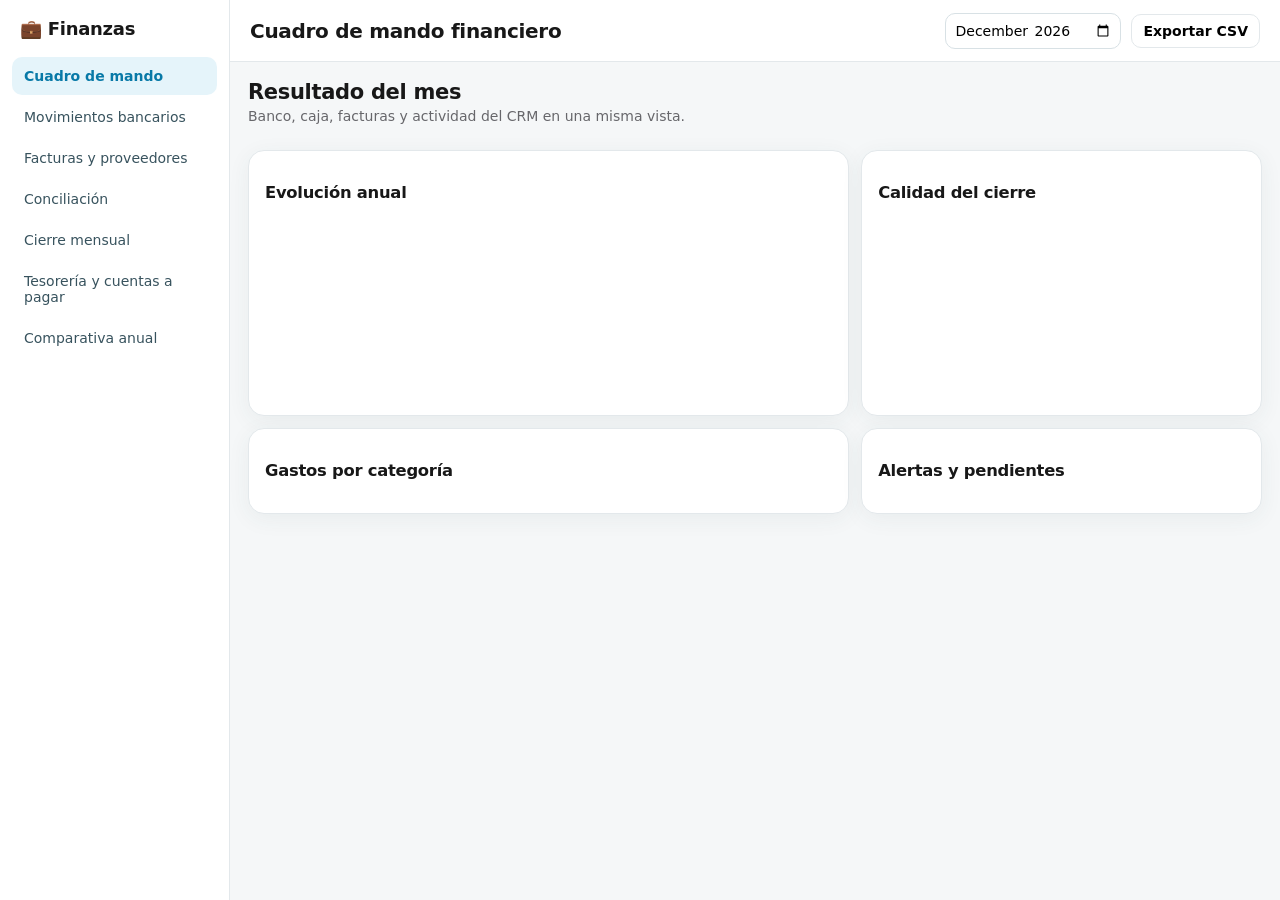
<file: modules/finance.html>
<!doctype html><html lang="es"><head><meta charset="utf-8"><meta name="viewport" content="width=device-width,initial-scale=1"><title>ATLAS Finanzas</title><style>
:root{--blue:#0b7fab;--navy:#17313d;--bg:#eef3f5;--line:#d9e3e7;--muted:#67808b;--green:#16834b;--red:#b42318;--amber:#a65f00}*{box-sizing:border-box}body{margin:0;font:14px Inter,system-ui,Arial;color:var(--navy);background:var(--bg)}button,input,select,textarea{font:inherit}button{cursor:pointer}.layout{min-height:100vh;display:grid;grid-template-columns:230px 1fr}.side{background:#fff;border-right:1px solid var(--line);padding:18px 12px;position:sticky;top:0;height:100vh}.side h2{margin:0 8px 18px;font-size:18px}.nav{display:block;width:100%;border:0;background:transparent;text-align:left;padding:11px 12px;border-radius:9px;color:#38535e;margin:3px 0}.nav.on{background:#e5f4fa;color:#0879a7;font-weight:800}.main{min-width:0}.top{height:62px;background:#fff;border-bottom:1px solid var(--line);display:flex;align-items:center;gap:10px;padding:0 20px;position:sticky;top:0;z-index:4}.top h1{font-size:20px;margin:0}.top .spacer{flex:1}.content{padding:18px;max-width:1500px;margin:auto}.card{background:#fff;border:1px solid var(--line);border-radius:12px;padding:16px;box-shadow:0 1px 2px #17313d0b}.grid{display:grid;gap:12px}.kpis{grid-template-columns:repeat(6,1fr)}.kpi b{font-size:22px;display:block;margin-top:8px}.kpi small,.muted{color:var(--muted)}.positive{color:var(--green)}.negative{color:var(--red)}.warning{color:var(--amber)}.toolbar{display:flex;gap:8px;align-items:center;flex-wrap:wrap;margin-bottom:12px}.btn{border:1px solid var(--line);background:#fff;border-radius:8px;padding:8px 11px;font-weight:700}.btn.primary{background:var(--blue);border-color:var(--blue);color:#fff}.btn.danger{color:var(--red)}input,select,textarea{border:1px solid #cbd8dd;border-radius:7px;padding:8px;background:#fff;min-width:0}.tablewrap{overflow:auto;border:1px solid var(--line);border-radius:10px}table{width:100%;border-collapse:collapse;white-space:nowrap}th{background:#167eaa;color:#fff;text-align:left;padding:9px;font-size:12px}td{padding:9px;border-bottom:1px solid var(--line);font-size:12px}.badge{display:inline-block;padding:3px 7px;border-radius:99px;background:#edf3f5;font-weight:750}.badge.ok{background:#e6f7ed;color:var(--green)}.badge.bad{background:#feeceb;color:var(--red)}.badge.warn{background:#fff3dc;color:var(--amber)}.two{grid-template-columns:1.2fr .8fr}.three{grid-template-columns:repeat(3,1fr)}.barrow{display:grid;grid-template-columns:115px 1fr 95px;gap:8px;align-items:center;margin:9px 0}.bar{height:12px;background:#e7eef1;border-radius:99px;overflow:hidden}.bar i{display:block;height:100%;background:var(--blue);border-radius:99px}.callout{padding:11px 13px;background:#e8f5fb;border-left:4px solid var(--blue);border-radius:7px;margin:10px 0}.section{display:none}.section.on{display:block}.section h2{margin:0 0 4px}.sectionhead{display:flex;align-items:flex-start;gap:12px;margin-bottom:14px}.sectionhead .actions{margin-left:auto}.modalback{position:fixed;inset:0;background:#17313d88;z-index:20;display:none;align-items:center;justify-content:center;padding:16px}.modalback.on{display:flex}.modal{background:#fff;border-radius:14px;padding:18px;width:min(760px,96vw);max-height:92vh;overflow:auto}.formgrid{display:grid;grid-template-columns:repeat(2,1fr);gap:10px}.formgrid label{display:grid;gap:5px;font-size:12px;font-weight:750}.full{grid-column:1/-1}.check{display:flex!important;align-items:center;gap:8px}.check input{width:auto}.progress{height:10px;background:#e5edef;border-radius:99px;overflow:hidden}.progress i{display:block;height:100%;background:var(--green)}.monthgrid{display:grid;grid-template-columns:repeat(12,1fr);gap:5px;align-items:end;height:180px}.monthbar{background:#41a1c5;border-radius:5px 5px 0 0;min-height:2px;position:relative}.monthbar span{position:absolute;bottom:-22px;left:50%;transform:translateX(-50%);font-size:10px}.empty{padding:28px;text-align:center;color:var(--muted)}@media(max-width:1100px){.kpis{grid-template-columns:repeat(3,1fr)}.two,.three{grid-template-columns:1fr}}@media(max-width:760px){.layout{grid-template-columns:1fr}.side{height:auto;position:static;display:flex;overflow:auto;padding:8px}.side h2{display:none}.nav{width:auto;white-space:nowrap}.top{position:static}.kpis{grid-template-columns:1fr 1fr}.content{padding:10px}.formgrid{grid-template-columns:1fr}.full{grid-column:auto}}
</style><style id="fisiosport-brand">
:root{--blue:#00b0e4!important;--blue2:#e8f8fd!important;--accent:#00b0e4!important;--ink:#181818!important;--text:#181818!important;--muted:#67676b!important;--line:#e3e8eb!important;--bg:#f5f7f8!important;--panel:#fff!important}*{scrollbar-color:#b9ddea #f3f6f7}body{font-family:Poppins,"Product Sans",Inter,system-ui,-apple-system,Arial,sans-serif!important;background:#f5f7f8!important;color:#181818!important}button,.btn,input,select,textarea{font-family:inherit!important}button,.btn{border-radius:10px!important;transition:transform .16s ease,box-shadow .16s ease,border-color .16s ease!important}button:hover,.btn:hover{transform:translateY(-1px);box-shadow:0 5px 14px #174b5d16}.primary,.btn.primary,button.primary{background:#00b0e4!important;border-color:#00b0e4!important;color:#fff!important}.primary:hover,.btn.primary:hover,button.primary:hover{background:#009bc9!important;border-color:#009bc9!important}.card,.modal,.workspace,.marketing-section,.statistics-section,.cfg-card,.cfg-section{border-color:#e3e8eb!important;box-shadow:0 5px 22px #344b5410!important}.card,.modal,.marketing-section,.statistics-section,.cfg-card{border-radius:16px!important}.modalback{backdrop-filter:blur(4px)}input,select,textarea{border-color:#d8e1e5!important;border-radius:10px!important;background:#fff!important}input:focus,select:focus,textarea:focus{outline:3px solid #00b0e422!important;border-color:#00b0e4!important}.status,.chip,.pill,.badge{border-radius:999px!important}h1,h2,h3,h4{letter-spacing:-.015em}.callout{border-radius:12px!important;border-color:#bfe8f5!important;background:#f0fbfe!important}.tabs{gap:4px!important}.tab{border-radius:9px 9px 0 0!important}.tab.active{color:#008fba!important;border-bottom-color:#00b0e4!important;background:#effaff!important}


</style></head><body><div class="layout"><aside class="side"><h2>💼 Finanzas</h2><button class="nav on" data-view="dashboard">Cuadro de mando</button><button class="nav" data-view="movements">Movimientos bancarios</button><button class="nav" data-view="invoices">Facturas y proveedores</button><button class="nav" data-view="reconcile">Conciliación</button><button class="nav" data-view="close">Cierre mensual</button><button class="nav" data-view="treasury">Tesorería y cuentas a pagar</button><button class="nav" data-view="plan">Comparativa anual</button></aside><main class="main"><header class="top"><h1 id="pageTitle">Cuadro de mando financiero</h1><div class="spacer"></div><input id="period" type="month"><button class="btn" id="exportBtn">Exportar CSV</button></header><div class="content">
<section class="section on" id="dashboard"><div class="sectionhead"><div><h2>Resultado del mes</h2><div class="muted">Banco, caja, facturas y actividad del CRM en una misma vista.</div></div></div><div class="grid kpis" id="dashKpis"></div><div class="grid two" style="margin-top:12px"><div class="card"><h3>Evolución anual</h3><div class="monthgrid" id="annualBars"></div></div><div class="card"><h3>Calidad del cierre</h3><div id="quality"></div></div></div><div class="grid two" style="margin-top:12px"><div class="card"><h3>Gastos por categoría</h3><div id="expenseBars"></div></div><div class="card"><h3>Alertas y pendientes</h3><div id="alerts"></div></div></div></section>
<section class="section" id="movements"><div class="sectionhead"><div><h2>Movimientos bancarios</h2><div class="muted">Libro único de todos los bancos. Los traspasos se conservan y se excluyen del resultado.</div></div><div class="actions"><button class="btn primary" id="newMovement">Nuevo movimiento</button></div></div><div class="card"><div class="toolbar"><label class="btn primary">Importar CSV<input id="csvInput" type="file" accept=".csv,.txt,text/csv,text/plain" hidden></label><button class="btn" id="autoClassify">Clasificar pendientes</button><button class="btn" id="pairTransfers">Detectar traspasos</button><input id="movementSearch" type="search" placeholder="Buscar concepto, banco…"><select id="movementFilter"><option value="all">Todos</option><option value="pending">Sin clasificar</option><option value="transfer">Traspasos</option><option value="unmatched">Sin factura</option></select></div><div class="callout">ATLAS detecta automáticamente el separador, la fila de cabeceras y los formatos habituales de banca. Admite un único importe con signo o columnas separadas de Cargo/Abono (Debe/Haber), aunque el banco añada líneas informativas antes de la tabla.</div><div class="tablewrap"><table><thead><tr><th>Fecha</th><th>Banco</th><th>Concepto</th><th>Importe</th><th>Tipo</th><th>Categoría</th><th>Fijo/variable</th><th>Conciliación</th><th></th></tr></thead><tbody id="movementRows"></tbody></table></div></div></section>
<section class="section" id="invoices"><div class="sectionhead"><div><h2>Facturas y proveedores</h2><div class="muted">Bandeja documental y asociación con pagos bancarios.</div></div><div class="actions"><button class="btn primary" id="newInvoice">Registrar factura</button></div></div><div class="grid two"><div class="card"><div class="toolbar"><label class="btn">Añadir documentos<input id="invoiceFiles" type="file" multiple accept=".pdf,.jpg,.jpeg,.png" hidden></label><input id="invoiceSearch" type="search" placeholder="Buscar proveedor o número"></div><div class="tablewrap"><table><thead><tr><th>Fecha</th><th>Proveedor</th><th>N.º factura</th><th>Total</th><th>Categoría</th><th>Estado</th><th></th></tr></thead><tbody id="invoiceRows"></tbody></table></div></div><div class="card"><h3>Entrada automática por correo</h3><div class="callout"><b>Preparado para backend.</b> La conexión real con el buzón requiere OAuth y procesamiento seguro de adjuntos; no se guardan contraseñas en este HTML.</div><label class="formgrid"><span class="full">Buzón de facturas<input id="invoiceMailbox" placeholder="facturas@tuempresa.es"></span></label><button class="btn primary" id="saveMailbox">Guardar configuración</button><h3>Reglas de archivo</h3><p class="muted">ATLAS propondrá proveedor, fecha, base, IVA, total y categoría; una persona validará los datos antes de contabilizarlos.</p></div></div></section>
<section class="section" id="reconcile"><div class="sectionhead"><div><h2>Conciliación</h2><div class="muted">Cuadra bancos, facturas, caja y ventas del CRM sin perder trazabilidad.</div></div><div class="actions"><button class="btn" id="autoMatch">Conciliar facturas</button> <button class="btn primary" id="syncCrm">Sincronizar Caja/CRM</button></div></div><div class="grid kpis" id="recKpis"></div><div class="grid two" style="margin-top:12px"><div class="card"><h3>Pagos bancarios sin factura</h3><div id="missingInvoices"></div></div><div class="card"><h3>Diferencias CRM ↔ cobros</h3><div id="crmDiff"></div></div></div></section>
<section class="section" id="close"><div class="sectionhead"><div><h2>Cierre mensual</h2><div class="muted">Lista de control antes de bloquear el periodo.</div></div><div class="actions"><button class="btn primary" id="closeMonth">Cerrar periodo</button></div></div><div class="grid two"><div class="card" id="closeChecklist"></div><div class="card"><h3>Ajustes de corte</h3><div class="formgrid"><label>Metálico pendiente de ingreso<input id="pendingCash" type="number" step="0.01"></label><label>TPV pendiente de liquidación<input id="pendingTpv" type="number" step="0.01"></label><label>Observaciones<textarea id="closeNotes" rows="5"></textarea></label><label class="check"><input id="reviewed" type="checkbox"> Revisado por administración</label></div><button class="btn" id="saveCloseDraft">Guardar borrador</button><div id="closeState" style="margin-top:12px"></div></div></div></section>
<section class="section" id="treasury"><div class="sectionhead"><div><h2>Tesorería y cuentas a pagar</h2><div class="muted">Flujo bancario mensual, facturas pendientes y pagos planificados.</div></div></div><div class="grid kpis" id="treasuryKpis"></div><div class="grid two" style="margin-top:12px"><div class="card"><div class="toolbar"><h3 style="margin-right:auto">Movimientos bancarios</h3><button class="btn" id="newBank">Añadir cuenta</button></div><div id="bankRows"></div></div><div class="card"><div class="toolbar"><h3 style="margin-right:auto">Facturas pendientes</h3><button class="btn" id="newDebt">Añadir deuda</button></div><div id="debtRows"></div></div></div></section>
<section class="section" id="plan"><div class="sectionhead"><div><h2>Plan anual y EBITDA</h2><div class="muted">Objetivos calculados desde el ejercicio anterior y distribuidos según estacionalidad.</div></div></div><div class="grid two"><div class="card"><h3>Hipótesis</h3><div class="formgrid"><label>Facturación año anterior<input id="priorRevenue" type="number" step="1000"></label><label>Crecimiento objetivo %<input id="growthTarget" type="number" step="0.5"></label><label>Margen EBITDA mínimo %<input id="ebitdaMin" type="number" step="0.5"></label><label>Margen EBITDA máximo %<input id="ebitdaMax" type="number" step="0.5"></label></div><button class="btn primary" id="savePlan">Guardar objetivos</button></div><div class="card" id="planSummary"></div></div><div class="card" style="margin-top:12px"><h3>Objetivo mensual según peso del año anterior</h3><div class="tablewrap"><table><thead><tr><th>Mes</th><th>Peso</th><th>Objetivo facturación</th><th>Gasto máximo (EBITDA medio)</th><th>Real</th><th>Desviación</th></tr></thead><tbody id="planRows"></tbody></table></div></div></section>
</div></main></div>
<div class="modalback" id="movementModal"><div class="modal"><h2>Movimiento bancario</h2><div class="formgrid"><label>Fecha operación<input id="mDate" type="date"></label><label>Fecha valor<input id="mValueDate" type="date"></label><label>Banco<input id="mBank"></label><label>Importe (+ ingreso / − salida)<input id="mAmount" type="number" step="0.01"></label><label class="full">Concepto<input id="mConcept"></label><label>Tipo<select id="mType"><option>Entrada</option><option>Salida</option><option>Traspaso interno</option></select></label><label>Categoría<select id="mCategory"></select></label><label>Comportamiento<select id="mBehavior"><option value="">—</option><option>Fijo</option><option>Variable</option></select></label><label>Proveedor<input id="mSupplier"></label><label class="check"><input id="mInvoiceMatched" type="checkbox"> Factura asociada</label></div><div class="toolbar" style="margin-top:15px"><button class="btn primary" id="saveMovement">Guardar</button><button class="btn" data-close="movementModal">Cancelar</button></div></div></div>
<div class="modalback" id="invoiceModal"><div class="modal"><h2>Factura de proveedor</h2><div class="formgrid"><label>Fecha<input id="iDate" type="date"></label><label>Proveedor<input id="iSupplier"></label><label>Número<input id="iNumber"></label><label>Total<input id="iTotal" type="number" step="0.01"></label><label>Base imponible<input id="iBase" type="number" step="0.01"></label><label>IVA<input id="iVat" type="number" step="0.01"></label><label>Categoría<select id="iCategory"></select></label><label>Estado<select id="iStatus"><option>Pendiente</option><option>Validada</option><option>Pagada</option></select></label></div><div class="toolbar" style="margin-top:15px"><button class="btn primary" id="saveInvoice">Guardar</button><button class="btn" data-close="invoiceModal">Cancelar</button></div></div></div>
<div class="modalback" id="simpleModal"><div class="modal"><h2 id="simpleTitle"></h2><div id="simpleBody"></div><div class="toolbar" style="margin-top:15px"><button class="btn primary" id="saveSimple">Guardar</button><button class="btn" data-close="simpleModal">Cancelar</button></div></div></div>
<script type="text/plain" id="atlas-finance-legacy-local-disabled">
const KEY='atlasAlicanteFinance_V1',categories=['Sin clasificar','Suministros','Comisiones','Seguros sociales','Nóminas','Impuestos','Financiación','Material','Marketing','Colaboradores','Seguros privados','Varios','Fisioterapia','Readaptación','Neuromodulación','Osteopatía','Productos','Pruebas diagnósticas','Otros ingresos'];
const seed={movements:[],invoices:[],crm:[],banks:[],debts:[],closes:{},settings:{mailbox:'',priorRevenue:1050000,growth:50,ebitdaMin:25,ebitdaMax:30,seasonality:[7,7,8,8,8,9,7,6,9,10,10,11]}};let data=load(),editingMovement=null,editingInvoice=null,simpleMode='';
function load(){try{return Object.assign(structuredClone(seed),JSON.parse(localStorage.getItem(KEY)||'{}'))}catch(e){return structuredClone(seed)}}function save(){localStorage.setItem(KEY,JSON.stringify(data))}function esc(s){return String(s??'').replace(/[&<>"']/g,c=>({'&':'&amp;','<':'&lt;','>':'&gt;','"':'&quot;',"'":'&#39;'}[c]))}function money(n){return new Intl.NumberFormat('es-ES',{style:'currency',currency:'EUR'}).format(Number(n)||0)}function id(){return Date.now().toString(36)+Math.random().toString(36).slice(2,7)}function month(){return period.value||new Date().toISOString().slice(0,7)}function inMonth(x){return String(x.date||'').slice(0,7)===month()}function fingerprint(x){return [x.date,x.bank,Number(x.amount).toFixed(2),String(x.concept).trim().toLowerCase().replace(/\s+/g,' ')].join('|')}function expense(x){return x.type==='Salida'&&x.type!=='Traspaso interno'}function income(x){return x.type==='Entrada'&&x.type!=='Traspaso interno'}function rows(){return data.movements.filter(inMonth)}
function setupCategories(){[mCategory,iCategory].forEach(s=>s.innerHTML=categories.map(x=>`<option>${x}</option>`).join(''))}setupCategories();period.value=new Date().toISOString().slice(0,7);
const titles={dashboard:'Cuadro de mando financiero',movements:'Movimientos bancarios',invoices:'Facturas y proveedores',reconcile:'Conciliación',close:'Cierre mensual',treasury:'Tesorería y deuda',plan:'Plan anual y EBITDA'};document.querySelectorAll('.nav').forEach(b=>b.onclick=()=>{document.querySelectorAll('.nav,.section').forEach(x=>x.classList.remove('on'));b.classList.add('on');document.getElementById(b.dataset.view).classList.add('on');pageTitle.textContent=titles[b.dataset.view];render()});period.onchange=render;
function kpi(label,value,cls='',note=''){return `<div class="card kpi"><small>${label}</small><b class="${cls}">${value}</b>${note?`<small>${note}</small>`:''}</div>`}
function render(){renderDashboard();renderMovements();renderInvoices();renderReconcile();renderClose();renderTreasury();renderPlan()}
function renderDashboard(){const r=rows(),inc=r.filter(income).reduce((s,x)=>s+Number(x.amount),0),out=Math.abs(r.filter(expense).reduce((s,x)=>s+Number(x.amount),0)),ebitda=inc-out,margin=inc?ebitda/inc*100:0,transfer=r.filter(x=>x.type==='Traspaso interno').reduce((s,x)=>s+Math.abs(Number(x.amount)),0)/2,pending=r.filter(x=>x.category==='Sin clasificar').length;dashKpis.innerHTML=kpi('Ingresos',money(inc),'positive')+kpi('Gastos',money(out),'negative')+kpi('EBITDA operativo',money(ebitda),ebitda>=0?'positive':'negative')+kpi('Margen EBITDA',margin.toFixed(1)+'%',margin>=data.settings.ebitdaMin?'positive':'warning')+kpi('Traspasos excluidos',money(transfer))+kpi('Pendientes de clasificar',pending,pending?'warning':'positive');const year=month().slice(0,4),vals=Array.from({length:12},(_,i)=>data.movements.filter(x=>x.date?.startsWith(year+'-'+String(i+1).padStart(2,'0'))&&x.type!=='Traspaso interno').reduce((s,x)=>s+Number(x.amount),0)),max=Math.max(...vals.map(Math.abs),1);annualBars.innerHTML=vals.map((v,i)=>`<div class="monthbar" style="height:${Math.max(2,Math.abs(v)/max*145)}px;background:${v<0?'#dc6a61':'#41a1c5'}"><span>${i+1}</span></div>`).join('');const classified=r.length?r.filter(x=>x.category!=='Sin clasificar').length/r.length*100:100,matched=r.filter(expense).length?r.filter(x=>expense(x)&&x.invoiceMatched).length/r.filter(expense).length*100:100;quality.innerHTML=`<p>Movimientos clasificados <b>${classified.toFixed(0)}%</b></p><div class="progress"><i style="width:${classified}%"></i></div><p>Pagos con factura <b>${matched.toFixed(0)}%</b></p><div class="progress"><i style="width:${matched}%"></i></div><p>Periodo <b>${data.closes[month()]?.status||'Abierto'}</b></p>`;const groups={};r.filter(expense).forEach(x=>groups[x.category]=(groups[x.category]||0)+Math.abs(x.amount));const gm=Math.max(...Object.values(groups),1);expenseBars.innerHTML=Object.entries(groups).sort((a,b)=>b[1]-a[1]).slice(0,8).map(([n,v])=>`<div class="barrow"><span>${esc(n)}</span><div class="bar"><i style="width:${v/gm*100}%"></i></div><b>${money(v)}</b></div>`).join('')||'<div class="empty">Sin gastos para este periodo.</div>';const miss=r.filter(x=>expense(x)&&!x.invoiceMatched).length,dups=r.filter(x=>x.duplicate).length;alerts.innerHTML=`<p><span class="badge ${pending?'warn':'ok'}">${pending}</span> movimientos sin clasificar</p><p><span class="badge ${miss?'warn':'ok'}">${miss}</span> pagos sin factura asociada</p><p><span class="badge ${dups?'bad':'ok'}">${dups}</span> posibles duplicados</p><p><span class="badge ${data.closes[month()]?.pendingTpv?'warn':'ok'}">${money(data.closes[month()]?.pendingTpv||0)}</span> TPV pendiente de liquidar</p>`}
function renderMovements(){const q=movementSearch.value.toLowerCase(),f=movementFilter.value;let r=[...rows()].sort((a,b)=>b.date.localeCompare(a.date));r=r.filter(x=>(x.concept+' '+x.bank).toLowerCase().includes(q));if(f==='pending')r=r.filter(x=>x.category==='Sin clasificar');if(f==='transfer')r=r.filter(x=>x.type==='Traspaso interno');if(f==='unmatched')r=r.filter(x=>expense(x)&&!x.invoiceMatched);movementRows.innerHTML=r.map(x=>`<tr><td>${esc(x.date)}</td><td>${esc(x.bank||'—')}</td><td>${esc(x.concept)}${x.duplicate?' <span class="badge bad">Posible duplicado</span>':''}</td><td class="${x.amount>=0?'positive':'negative'}">${money(x.amount)}</td><td>${esc(x.type)}</td><td>${esc(x.category)}</td><td>${esc(x.behavior||'—')}</td><td>${x.type==='Traspaso interno'?'<span class="badge">Excluido</span>':x.invoiceMatched?'<span class="badge ok">Con factura</span>':'<span class="badge warn">Pendiente</span>'}</td><td><button class="btn" onclick="editMovement('${x.id}')">Editar</button></td></tr>`).join('')||'<tr><td colspan="9" class="empty">No hay movimientos en este periodo.</td></tr>'}
movementSearch.oninput=renderMovements;movementFilter.onchange=renderMovements;newMovement.onclick=()=>openMovement();function openMovement(x={}){editingMovement=x.id||null;mDate.value=x.date||new Date().toISOString().slice(0,10);mValueDate.value=x.valueDate||mDate.value;mBank.value=x.bank||'';mAmount.value=x.amount??'';mConcept.value=x.concept||'';mType.value=x.type||(Number(x.amount)>=0?'Entrada':'Salida');mCategory.value=x.category||'Sin clasificar';mBehavior.value=x.behavior||'';mSupplier.value=x.supplier||'';mInvoiceMatched.checked=!!x.invoiceMatched;movementModal.classList.add('on')}window.editMovement=x=>openMovement(data.movements.find(y=>y.id===x));saveMovement.onclick=()=>{const x={id:editingMovement||id(),date:mDate.value,valueDate:mValueDate.value,bank:mBank.value.trim(),amount:Number(mAmount.value),concept:mConcept.value.trim(),type:mType.value,category:mCategory.value,behavior:mBehavior.value,supplier:mSupplier.value.trim(),invoiceMatched:mInvoiceMatched.checked};if(!x.date||!x.concept||!Number.isFinite(x.amount))return alert('Completa fecha, concepto e importe.');const idx=data.movements.findIndex(y=>y.id===x.id);if(idx>=0)data.movements[idx]=x;else data.movements.push(x);markDuplicates();save();movementModal.classList.remove('on');render()};
function classify(x){const s=(x.concept||'').toLowerCase(),rules=[['Seguros sociales',['seg social','tgss','tesoreria general']],['Nóminas',['nomina','nómina']],['Comisiones',['comision','comisión']],['Impuestos',['aeat','hacienda','modelo ']],['Suministros',['iberdrola','agua','telefon','internet','energia']],['Marketing',['google ads','meta ads','facebook','mailchimp']],['Financiación',['prestamo','préstamo','leasing','cuota financiera']],['Seguros privados',['seguro']],['Material',['material','farmacia','sanitario']]];return (rules.find(([,ks])=>ks.some(k=>s.includes(k)))||['Sin clasificar'])[0]}autoClassify.onclick=()=>{data.movements.forEach(x=>{if(x.category==='Sin clasificar'){x.category=classify(x);if(expense(x)&&!x.behavior)x.behavior=['Nóminas','Seguros sociales','Suministros','Financiación','Seguros privados'].includes(x.category)?'Fijo':'Variable'}});save();render()};function markDuplicates(){const seen={};data.movements.forEach(x=>{const f=fingerprint(x);x.duplicate=!!seen[f];seen[f]=1})}pairTransfers.onclick=()=>{const r=rows().filter(x=>x.type!=='Traspaso interno');let pairs=0;r.forEach((a,i)=>{const b=r.slice(i+1).find(x=>x.bank!==a.bank&&Math.abs(Number(x.amount)+Number(a.amount))<.01&&Math.abs(new Date(x.date)-new Date(a.date))<=3*86400000);if(b){a.type=b.type='Traspaso interno';a.category=b.category='Sin clasificar';a.transferPair=b.id;b.transferPair=a.id;pairs++}});save();render();alert(`${pairs} pareja(s) de traspasos detectadas. Revisa el resultado antes del cierre.`)};
function parseAmount(v){
  let raw=String(v??'').trim();
  if(!raw)return NaN;
  const negative=/^\s*-/.test(raw)||/^\(.*\)$/.test(raw)||/-\s*$/.test(raw);
  let s=raw.replace(/[()]/g,'').replace(/\s/g,'').replace(/[^0-9,.'-]/g,'').replace(/'/g,'');
  s=s.replace(/-/g,'');
  const comma=s.lastIndexOf(','),dot=s.lastIndexOf('.');
  if(comma>=0&&dot>=0)s=comma>dot?s.replace(/\./g,'').replace(',','.'):s.replace(/,/g,'');
  else if(comma>=0){const parts=s.split(',');s=parts.length>2?parts.join(''):parts[1]?.length===3?parts.join(''):parts.join('.')}
  else if(dot>=0){const parts=s.split('.');s=parts.length>2?parts.join(''):parts[1]?.length===3?parts.join(''):s}
  const n=Number(s);
  return Number.isFinite(n)?(negative?-Math.abs(n):n):NaN
}
function normalizeHeader(v){return String(v??'').normalize('NFD').replace(/[\u0300-\u036f]/g,'').toLowerCase().replace(/[^a-z0-9]+/g,' ').trim()}
function parseDelimited(text,sep){
  const rows=[],row=[];let value='',quoted=false;
  for(let i=0;i<text.length;i++){
    const c=text[i];
    if(c==='"'){if(quoted&&text[i+1]==='"'){value+='"';i++}else quoted=!quoted}
    else if(c===sep&&!quoted){row.push(value);value=''}
    else if((c==='\n'||c==='\r')&&!quoted){if(c==='\r'&&text[i+1]==='\n')i++;row.push(value);value='';if(row.some(x=>String(x).trim()))rows.push(row.splice(0)) ;else row.length=0}
    else value+=c
  }
  row.push(value);if(row.some(x=>String(x).trim()))rows.push(row);
  return rows
}
function detectSeparator(text){
  const candidates=[';','\t',',','|'];let best={sep:';',score:-1};
  candidates.forEach(sep=>{const rows=parseDelimited(text,sep).slice(0,30),counts=rows.map(r=>r.length).filter(n=>n>1);if(!counts.length)return;const freq={};counts.forEach(n=>freq[n]=(freq[n]||0)+1);const mode=Object.entries(freq).sort((a,b)=>b[1]-a[1])[0];const score=Number(mode[1])*20+Number(mode[0]);if(score>best.score)best={sep,score}});
  return best.sep
}
function headerIndex(headers,aliases,excluded=[]){
  let best=-1,bestScore=0;
  headers.forEach((h,i)=>{if(excluded.some(x=>h.includes(x)))return;aliases.forEach(a=>{const score=h===a?100:(h.startsWith(a)||h.endsWith(a)?80:(h.includes(a)?40:0));if(score>bestScore){best=i;bestScore=score}})});
  return best
}
function normalizeDate(v){
  const s=String(v??'').trim().split(/[ T]/)[0];if(!s)return '';
  let m=s.match(/^(\d{4})[\/.-](\d{1,2})[\/.-](\d{1,2})$/),y,mo,d;
  if(m){[,y,mo,d]=m}else{m=s.match(/^(\d{1,2})[\/.-](\d{1,2})[\/.-](\d{2,4})$/);if(!m)return '';d=m[1];mo=m[2];y=m[3].length===2?'20'+m[3]:m[3]}
  const date=`${y}-${String(mo).padStart(2,'0')}-${String(d).padStart(2,'0')}`,test=new Date(date+'T00:00:00');
  return Number.isNaN(test.getTime())||test.getFullYear()!=Number(y)||test.getMonth()+1!=Number(mo)||test.getDate()!=Number(d)?'':date
}
function bankCsvMapping(headers){
  const h=headers.map(normalizeHeader),date=headerIndex(h,['fecha operacion','f operacion','fecha movimiento','fecha contable','operation date','booking date','fecha','date'],['valor']),valueDate=headerIndex(h,['fecha valor','f valor','value date']),concept=headerIndex(h,['concepto','descripcion','detalle','movimiento','observaciones','literal','referencia','description','memo']),amount=headerIndex(h,['importe movimiento','importe eur','importe','cantidad','amount'],['saldo','cargo','abono','debe','haber']),debit=headerIndex(h,['importe cargo','cargo','debe','debito','debit','withdrawal']),credit=headerIndex(h,['importe abono','abono','haber','credito','credit','deposit']),bank=headerIndex(h,['nombre banco','banco','entidad','cuenta','iban','account']),balance=headerIndex(h,['saldo','balance']);
  return {h,date,valueDate,concept,amount,debit,credit,bank,balance,valid:date>=0&&concept>=0&&(amount>=0||(debit>=0&&credit>=0))}
}
async function decodeBankFile(file){
  const bytes=await file.arrayBuffer();
  try{return new TextDecoder('utf-8',{fatal:true}).decode(bytes).replace(/^\ufeff/,'')}
  catch(e){return new TextDecoder('windows-1252').decode(bytes).replace(/^\ufeff/,'')}
}
csvInput.onchange=async()=>{
  const file=csvInput.files[0];if(!file)return;
  try{
    const text=await decodeBankFile(file),sep=detectSeparator(text),rows=parseDelimited(text,sep);
    let headerRow=-1,map=null,best=null;
    rows.slice(0,50).forEach((r,i)=>{const m=bankCsvMapping(r),score=[m.date,m.concept,m.amount,m.debit,m.credit].filter(x=>x>=0).length;if(!best||score>best.score)best={row:i,map:m,score};if(headerRow<0&&m.valid){headerRow=i;map=m}});
    if(headerRow<0){const seen=(best?.map?.h||[]).filter(Boolean).slice(0,12).join(', ')||'ninguna cabecera reconocible';alert(`No se ha podido identificar la tabla del banco. Cabeceras detectadas: ${seen}.\n\nATLAS necesita Fecha, Concepto y un Importe, o bien Cargo y Abono. Si el archivo mantiene otra estructura, adjunta el CSV original para adaptar el mapeo.`);return}
    let added=0,duplicates=0,invalid=0;const existing=new Set(data.movements.map(fingerprint)),fallbackBank=file.name.replace(/\.(csv|txt)$/i,'').trim()||'Banco importado';
    rows.slice(headerRow+1).forEach(c=>{
      const date=normalizeDate(c[map.date]),valueDate=map.valueDate>=0?normalizeDate(c[map.valueDate])||date:date,concept=String(c[map.concept]||'').trim();
      let amount=map.amount>=0?parseAmount(c[map.amount]):NaN;
      if(map.amount<0){const debit=parseAmount(c[map.debit]),credit=parseAmount(c[map.credit]);if(Number.isFinite(debit)||Number.isFinite(credit))amount=(Number.isFinite(credit)?Math.abs(credit):0)-(Number.isFinite(debit)?Math.abs(debit):0)}
      const x={id:id(),date,valueDate,bank:map.bank>=0?String(c[map.bank]||'').trim()||fallbackBank:fallbackBank,amount,concept,type:amount>=0?'Entrada':'Salida',category:'Sin clasificar',behavior:'',supplier:'',invoiceMatched:false};
      if(!x.date||!x.concept||!Number.isFinite(x.amount)||x.amount===0){invalid++;return}
      const fp=fingerprint(x);if(existing.has(fp)){duplicates++;return}data.movements.push(x);existing.add(fp);added++
    });
    markDuplicates();save();render();
    const mode=map.amount>=0?`Importe (${rows[headerRow][map.amount]})`:`Cargo/Abono (${rows[headerRow][map.debit]} / ${rows[headerRow][map.credit]})`;
    alert(`${added} movimiento(s) importados.\n${duplicates} duplicado(s) omitidos.\n${invalid} fila(s) sin datos válidos.\n\nFormato detectado: fila de cabeceras ${headerRow+1}, separador ${sep==='\t'?'tabulador':sep} y ${mode}.`)
  }catch(e){alert('No se ha podido leer el archivo bancario: '+e.message+'. Prueba a descargarlo de nuevo como CSV o adjunta el original para revisar su estructura.')}
  finally{csvInput.value=''}
};
function renderInvoices(){const q=invoiceSearch.value.toLowerCase(),r=data.invoices.filter(x=>(x.supplier+' '+x.number).toLowerCase().includes(q)).sort((a,b)=>b.date.localeCompare(a.date));invoiceRows.innerHTML=r.map(x=>`<tr><td>${esc(x.date)}</td><td>${esc(x.supplier)}</td><td>${esc(x.number||'—')}</td><td>${money(x.total)}</td><td>${esc(x.category)}</td><td><span class="badge ${x.status==='Pagada'?'ok':x.status==='Pendiente'?'warn':''}">${esc(x.status)}</span></td><td><button class="btn" onclick="editInvoice('${x.id}')">Editar</button></td></tr>`).join('')||'<tr><td colspan="7" class="empty">Todavía no hay facturas.</td></tr>';invoiceMailbox.value=data.settings.mailbox||''}invoiceSearch.oninput=renderInvoices;newInvoice.onclick=()=>openInvoice();function openInvoice(x={}){editingInvoice=x.id||null;iDate.value=x.date||new Date().toISOString().slice(0,10);iSupplier.value=x.supplier||'';iNumber.value=x.number||'';iTotal.value=x.total??'';iBase.value=x.base??'';iVat.value=x.vat??'';iCategory.value=x.category||'Sin clasificar';iStatus.value=x.status||'Pendiente';invoiceModal.classList.add('on')}window.editInvoice=x=>openInvoice(data.invoices.find(y=>y.id===x));saveInvoice.onclick=()=>{const x={id:editingInvoice||id(),date:iDate.value,supplier:iSupplier.value.trim(),number:iNumber.value.trim(),total:Number(iTotal.value),base:Number(iBase.value),vat:Number(iVat.value),category:iCategory.value,status:iStatus.value};if(!x.date||!x.supplier||!Number.isFinite(x.total))return alert('Completa fecha, proveedor y total.');const idx=data.invoices.findIndex(y=>y.id===x.id);if(idx>=0)data.invoices[idx]=x;else data.invoices.push(x);save();invoiceModal.classList.remove('on');render()};saveMailbox.onclick=()=>{data.settings.mailbox=invoiceMailbox.value.trim();save();alert('Configuración guardada. La recepción automática se activará al conectar el backend seguro.')};invoiceFiles.onchange=()=>{[...invoiceFiles.files].forEach(f=>data.invoices.push({id:id(),date:new Date().toISOString().slice(0,10),supplier:'Pendiente de validar',number:f.name,total:0,base:0,vat:0,category:'Sin clasificar',status:'Pendiente',documentName:f.name}));save();render();invoiceFiles.value=''};
function renderReconcile(){const r=rows(),bankIncome=r.filter(income).reduce((s,x)=>s+Number(x.amount),0),crm=data.crm.filter(inMonth).reduce((s,x)=>s+Number(x.amount),0),diff=bankIncome-crm,paid=r.filter(expense),matched=paid.filter(x=>x.invoiceMatched).length;recKpis.innerHTML=kpi('Cobros bancarios',money(bankIncome))+kpi('Ventas CRM',money(crm))+kpi('Diferencia',money(diff),Math.abs(diff)<.01?'positive':'warning')+kpi('Pagos conciliados',paid.length?Math.round(matched/paid.length*100)+'%':'100%',paid.length&&matched<paid.length?'warning':'positive')+kpi('TPV pendiente',money(data.closes[month()]?.pendingTpv||0))+kpi('Metálico pendiente',money(data.closes[month()]?.pendingCash||0));const miss=paid.filter(x=>!x.invoiceMatched);missingInvoices.innerHTML=miss.slice(0,12).map(x=>`<p><b>${money(Math.abs(x.amount))}</b> · ${esc(x.concept)} <button class="btn" onclick="editMovement('${x.id}')">Revisar</button></p>`).join('')||'<p class="positive">✓ Todos los pagos están asociados.</p>';crmDiff.innerHTML=`<p>Ventas registradas en CRM: <b>${money(crm)}</b></p><p>Entradas bancarias: <b>${money(bankIncome)}</b></p><p>Ajustes de corte (TPV + metálico): <b>${money((data.closes[month()]?.pendingTpv||0)+(data.closes[month()]?.pendingCash||0))}</b></p><p>Diferencia sin ajustar: <b class="${Math.abs(diff)<.01?'positive':'warning'}">${money(diff)}</b></p>`}
syncCrm.onclick=()=>{let raw=[];try{raw=JSON.parse(localStorage.getItem('atlasAlicanteCashMovements_V1')||'[]')}catch(e){}data.crm=(Array.isArray(raw)?raw:[]).filter(x=>['Venta','Abono deuda'].includes(x.type)).map(x=>({id:'crm-'+x.id,date:x.date,amount:Number(x.amount)||0,description:x.description||x.patient||'Venta CRM',payment:x.paymentMethod||''}));save();render();alert(`${data.crm.length} cobro(s) sincronizados desde Caja/CRM.`)};
autoMatch.onclick=()=>{let matched=0;data.movements.filter(x=>expense(x)&&!x.invoiceMatched).forEach(m=>{const normalized=(m.concept+' '+m.supplier).toLowerCase(),invoice=data.invoices.find(i=>i.status!=='Pagada'&&Math.abs(Number(i.total)-Math.abs(Number(m.amount)))<.02&&Math.abs(new Date(i.date)-new Date(m.date))<=7*86400000&&(normalized.includes(String(i.supplier).toLowerCase())||String(i.supplier).toLowerCase().includes(normalized.trim())));if(invoice){m.invoiceMatched=true;m.invoiceId=invoice.id;m.supplier=m.supplier||invoice.supplier;invoice.status='Pagada';invoice.movementId=m.id;matched++}});save();render();alert(`${matched} factura(s) conciliadas por proveedor, importe y proximidad de fecha. Revisa las coincidencias antes del cierre.`)};
function checklist(){const r=rows(),pending=r.filter(x=>x.category==='Sin clasificar').length,miss=r.filter(x=>expense(x)&&!x.invoiceMatched).length,dup=r.filter(x=>x.duplicate).length,transfer=r.filter(x=>x.type==='Traspaso interno'&&!x.transferPair).length;return[['Movimientos clasificados',!pending,pending+' pendientes'],['Pagos vinculados a factura',!miss,miss+' pendientes'],['Duplicados revisados',!dup,dup+' posibles'],['Traspasos emparejados',!transfer,transfer+' sin pareja'],['Revisión administrativa',!!data.closes[month()]?.reviewed,'']]}function renderClose(){const c=data.closes[month()]||{};pendingCash.value=c.pendingCash||'';pendingTpv.value=c.pendingTpv||'';closeNotes.value=c.notes||'';reviewed.checked=!!c.reviewed;closeChecklist.innerHTML='<h3>Comprobaciones</h3>'+checklist().map(x=>`<p><span class="badge ${x[1]?'ok':'warn'}">${x[1]?'✓':'!'}</span> ${x[0]} <small>${x[2]}</small></p>`).join('');closeState.innerHTML=`Estado: <span class="badge ${c.status==='Cerrado'?'ok':'warn'}">${c.status||'Abierto'}</span>${c.closedAt?` · ${new Date(c.closedAt).toLocaleString('es-ES')}`:''}`}function saveClose(status='Borrador'){data.closes[month()]={...(data.closes[month()]||{}),pendingCash:Number(pendingCash.value)||0,pendingTpv:Number(pendingTpv.value)||0,notes:closeNotes.value.trim(),reviewed:reviewed.checked,status};save();render()}saveCloseDraft.onclick=()=>saveClose('Borrador');closeMonth.onclick=()=>{saveClose('Borrador');const bad=checklist().filter(x=>!x[1]);if(bad.length)return alert('No puede cerrarse: '+bad.map(x=>x[0]).join(', ')+'.');data.closes[month()].status='Cerrado';data.closes[month()].closedAt=new Date().toISOString();save();render()};
function renderTreasury(){const total=data.banks.reduce((s,x)=>s+Number(x.balance||0),0),debt=data.debts.reduce((s,x)=>s+Number(x.balance||0),0);treasuryKpis.innerHTML=kpi('Liquidez bancaria',money(total),'positive')+kpi('Metálico pendiente',money(data.closes[month()]?.pendingCash||0))+kpi('TPV pendiente',money(data.closes[month()]?.pendingTpv||0))+kpi('Liquidez total',money(total+(data.closes[month()]?.pendingCash||0)+(data.closes[month()]?.pendingTpv||0)),'positive')+kpi('Deuda actual',money(debt),'negative')+kpi('Liquidez neta',money(total-debt),total-debt>=0?'positive':'negative');bankRows.innerHTML=data.banks.map(x=>`<p><b>${esc(x.name)}</b><span style="float:right">${money(x.balance)} <button class="btn" onclick="editSimple('bank','${x.id}')">Editar</button></span></p>`).join('')||'<div class="empty">Añade los saldos de cierre de cada banco.</div>';debtRows.innerHTML=data.debts.map(x=>`<p><b>${esc(x.name)}</b><span style="float:right">${money(x.balance)} <button class="btn" onclick="editSimple('debt','${x.id}')">Editar</button></span></p>`).join('')||'<div class="empty">No hay deuda registrada.</div>'}newBank.onclick=()=>openSimple('bank');newDebt.onclick=()=>openSimple('debt');window.editSimple=(m,x)=>openSimple(m,x);function openSimple(m,x){simpleMode=m;const item=(m==='bank'?data.banks:data.debts).find(y=>y.id===x)||{};simpleTitle.textContent=m==='bank'?'Cuenta bancaria':'Deuda / préstamo';simpleBody.innerHTML=`<div class="formgrid"><label>Nombre<input id="sName" value="${esc(item.name||'')}"></label><label>Saldo actual<input id="sBalance" type="number" step="0.01" value="${item.balance??''}"></label>${m==='debt'?`<label>Cuota mensual<input id="sPayment" type="number" step="0.01" value="${item.payment??''}"></label><label>Interés anual %<input id="sInterest" type="number" step="0.01" value="${item.interest??''}"></label>`:''}<input id="sId" type="hidden" value="${item.id||''}"></div>`;simpleModal.classList.add('on')}saveSimple.onclick=()=>{const list=simpleMode==='bank'?data.banks:data.debts,x={id:document.getElementById('sId').value||id(),name:document.getElementById('sName').value.trim(),balance:Number(document.getElementById('sBalance').value)||0};if(simpleMode==='debt'){x.payment=Number(document.getElementById('sPayment').value)||0;x.interest=Number(document.getElementById('sInterest').value)||0}const i=list.findIndex(y=>y.id===x.id);if(i>=0)list[i]=x;else list.push(x);save();simpleModal.classList.remove('on');render()};
function renderPlan(){priorRevenue.value=data.settings.priorRevenue;growthTarget.value=data.settings.growth;ebitdaMin.value=data.settings.ebitdaMin;ebitdaMax.value=data.settings.ebitdaMax;const target=data.settings.priorRevenue*(1+data.settings.growth/100),mid=(data.settings.ebitdaMin+data.settings.ebitdaMax)/2,ebitdaLo=target*data.settings.ebitdaMin/100,ebitdaHi=target*data.settings.ebitdaMax/100;planSummary.innerHTML=`<h3>Objetivo anual</h3><p>Facturación: <b>${money(target)}</b></p><p>EBITDA ${data.settings.ebitdaMin}%: <b>${money(ebitdaLo)}</b></p><p>EBITDA ${data.settings.ebitdaMax}%: <b>${money(ebitdaHi)}</b></p><p>Gasto operativo máximo al margen medio (${mid}%): <b>${money(target*(1-mid/100))}</b></p><small>Principal de préstamos, inversiones e IVA se controlan aparte del EBITDA.</small>`;const sum=data.settings.seasonality.reduce((s,x)=>s+x,0),year=month().slice(0,4);planRows.innerHTML=data.settings.seasonality.map((w,i)=>{const t=target*w/sum,maxExpense=t*(1-mid/100),mo=year+'-'+String(i+1).padStart(2,'0'),actual=data.movements.filter(x=>x.date?.startsWith(mo)&&income(x)).reduce((s,x)=>s+Number(x.amount),0);return `<tr><td>${new Date(year,i,1).toLocaleDateString('es-ES',{month:'long'})}</td><td>${(w/sum*100).toFixed(1)}%</td><td>${money(t)}</td><td>${money(maxExpense)}</td><td>${money(actual)}</td><td class="${actual>=t?'positive':'warning'}">${money(actual-t)}</td></tr>`}).join('')}savePlan.onclick=()=>{data.settings.priorRevenue=Number(priorRevenue.value)||0;data.settings.growth=Number(growthTarget.value)||0;data.settings.ebitdaMin=Number(ebitdaMin.value)||0;data.settings.ebitdaMax=Number(ebitdaMax.value)||0;save();render()};
document.querySelectorAll('[data-close]').forEach(b=>b.onclick=()=>document.getElementById(b.dataset.close).classList.remove('on'));document.querySelectorAll('.modalback').forEach(b=>b.onclick=e=>{if(e.target===b)b.classList.remove('on')});exportBtn.onclick=()=>{const r=[['Fecha','Fecha valor','Banco','Concepto','Importe','Tipo','Categoría','Fijo/Variable','Proveedor','Factura'],...rows().map(x=>[x.date,x.valueDate,x.bank,x.concept,x.amount,x.type,x.category,x.behavior,x.supplier,x.invoiceMatched?'Sí':'No'])],csv=r.map(a=>a.map(v=>`"${String(v??'').replaceAll('"','""')}"`).join(';')).join('\n'),a=document.createElement('a');a.href=URL.createObjectURL(new Blob(['\ufeff'+csv],{type:'text/csv'}));a.download='ATLAS_finanzas_'+month()+'.csv';a.click();URL.revokeObjectURL(a.href)};markDuplicates();render();parent.postMessage({type:'atlasAlicante:module-ready',module:'finance'},'*');
</script>
<script id="atlas-finance-central-v101">
(()=>{
 const pending=new Map();let seq=0,ready=false,loading=false;
 const titles={dashboard:'Cuadro de mando financiero',movements:'Movimientos bancarios',invoices:'Facturas y proveedores',reconcile:'Conciliación',close:'Cierre mensual',treasury:'Tesorería y cuentas a pagar',plan:'Comparativa anual'};
 let central={treasury:null,operations:null,reconciliation:null};
 const mailbox='administracion@fisiosportmurcia.es';
 const esc=value=>String(value??'').replace(/[&<>"']/g,char=>({'&':'&amp;','<':'&lt;','>':'&gt;','"':'&quot;',"'":'&#39;'}[char]));
 const money=value=>Number(value||0).toLocaleString('es-ES',{style:'currency',currency:'EUR'});
 const date=value=>value?new Date(String(value).slice(0,10)+'T12:00:00').toLocaleDateString('es-ES'):'—';
 const currentMonth=()=>period.value||new Date().toLocaleDateString('sv-SE',{timeZone:'Europe/Madrid'}).slice(0,7);
 const inMonth=(value,target=currentMonth())=>String(value||'').slice(0,7)===target;
 const crmPayment=item=>item.status==='completed'||(item.status==='refunded'&&Number(item.amount)<0&&['clinickeys','clinickeys_monthly'].includes(String(item.metadata?.migration_source||'')));
 const statusLabel=value=>({paid:'Pagada',pending:'Pendiente',draft:'Borrador',cancelled:'Anulada',closed:'Cerrado'}[value]||value||'Pendiente');
 function request(action,payload={}){return new Promise((resolve,reject)=>{const requestId='finance-'+Date.now()+'-'+(++seq),timer=setTimeout(()=>{pending.delete(requestId);reject(new Error('Atlas no respondió a tiempo.'))},30000);pending.set(requestId,{resolve,reject,timer});parent.postMessage({type:'atlas:central-db-request',requestId,action,payload},'*')})}
 function detail(target,options={}){parent.postMessage({type:'atlas:finance-open-detail',target,options},'*')}
 function kpi(label,value,cls='',note=''){return `<div class="card kpi"><small>${esc(label)}</small><b class="${cls}">${esc(value)}</b>${note?`<small>${esc(note)}</small>`:''}</div>`}
 function rows(){const t=central.treasury||{},month=currentMonth(),reviews=new Map((t.movementReviews||[]).map(item=>[item.bank_movement_id,item]));return{
  payments:(t.payments||[]).filter(item=>crmPayment(item)&&inMonth(item.paid_at,month)),
  expenses:(central.operations?.expenses||t.expenses||[]).filter(item=>item.status!=='cancelled'&&inMonth(item.issue_date,month)),
  bank:(t.bank||[]).filter(item=>inMonth(item.movement_date,month)),reviews,
  closures:(t.closures||[]).filter(item=>inMonth(item.period,month)),
  cashClosures:(t.cashClosures||[]).filter(item=>inMonth(item.closure_date,month))
 }}
 function internalTransfer(item,reviews){return reviews.get(item.id)?.classification==='internal_transfer'}
 function metrics(){const r=rows(),operationalBank=r.bank.filter(item=>!internalTransfer(item,r.reviews)),crmIncome=r.payments.reduce((sum,item)=>sum+Number(item.amount||0),0),bankIncome=operationalBank.filter(item=>Number(item.amount)>0).reduce((sum,item)=>sum+Number(item.amount||0),0),bankExpense=Math.abs(operationalBank.filter(item=>Number(item.amount)<0).reduce((sum,item)=>sum+Number(item.amount||0),0)),billed=r.expenses.reduce((sum,item)=>sum+Number(item.total||0),0),result=crmIncome-billed,margin=crmIncome?result/crmIncome*100:0,recs=central.treasury?.reconciliations||[],allocated=new Map();for(const item of recs){if(item.status!=='confirmed')continue;allocated.set(item.expense_id,(allocated.get(item.expense_id)||0)+Number(item.matched_amount||0))}const paid=r.expenses.filter(item=>item.status==='paid'),paidLinked=paid.filter(item=>(allocated.get(item.id)||0)>=Math.max(0,Number(item.total||0)-.01)),unclassified=operationalBank.filter(item=>item.status==='pending'&&r.reviews.get(item.id)?.status!=='resolved'),missingDocs=r.expenses.filter(item=>item.document_type==='invoice'&&!item.storage_path),entityReview=r.expenses.filter(item=>item.accounting_entity_status==='review'||!item.accounting_entity),unlinked=paid.filter(item=>!paidLinked.includes(item));return{...r,operationalBank,crmIncome,bankIncome,bankExpense,billed,result,margin,allocated,paid,paidLinked,unclassified,missingDocs,entityReview,unlinked,bankFlow:bankIncome-bankExpense}}
 function qualityItems(m){const closure=m.closures.find(item=>item.accounting_entity==='Consolidado')||m.closures[0];return[
  ['Movimientos bancarios revisados',m.unclassified.length===0,m.unclassified.length+' pendientes'],
  ['Facturas con documento',m.missingDocs.length===0,m.missingDocs.length+' sin adjunto'],
  ['Empresa contable confirmada',m.entityReview.length===0,m.entityReview.length+' por revisar'],
  ['Pagos de gasto conciliados',m.unlinked.length===0,m.unlinked.length+' sin justificar'],
  ['Cierre mensual',closure?.status==='closed',closure?.status==='closed'?'Cerrado':'En revisión']
 ]}
 function renderDashboard(){const m=metrics();dashKpis.innerHTML=kpi('Ingresos confirmados CRM',money(m.crmIncome),'positive','Cobros, no citas realizadas')+kpi('Entradas bancarias',money(m.bankIncome),'positive','Sin traspasos internos')+kpi('Salidas bancarias',money(m.bankExpense),'negative','Sin traspasos internos')+kpi('Gastos facturados',money(m.billed),'negative','Por fecha de factura')+kpi('Resultado operativo',money(m.result),m.result>=0?'positive':'negative','CRM menos gastos facturados')+kpi('Margen operativo',m.margin.toFixed(1)+'%',m.margin>=0?'positive':'negative');
  const year=currentMonth().slice(0,4),payments=central.treasury?.payments||[],expenses=central.operations?.expenses||central.treasury?.expenses||[],values=Array.from({length:12},(_,index)=>{const mo=year+'-'+String(index+1).padStart(2,'0'),income=payments.filter(item=>crmPayment(item)&&inMonth(item.paid_at,mo)).reduce((sum,item)=>sum+Number(item.amount||0),0),cost=expenses.filter(item=>item.status!=='cancelled'&&inMonth(item.issue_date,mo)).reduce((sum,item)=>sum+Number(item.total||0),0);return income-cost}),max=Math.max(1,...values.map(value=>Math.abs(value)));annualBars.innerHTML=values.map((value,index)=>`<div class="monthbar" style="height:${Math.max(2,Math.abs(value)/max*145)}px;background:${value<0?'#dc6a61':'#41a1c5'}" title="${money(value)}"><span>${index+1}</span></div>`).join('');
  quality.innerHTML=qualityItems(m).map(item=>`<p><span class="badge ${item[1]?'ok':'warn'}">${item[1]?'✓':'!'}</span> ${esc(item[0])}<small style="float:right">${esc(item[2])}</small></p>`).join('');
  const categories={};m.expenses.forEach(item=>{const key=item.category||'Sin clasificar';categories[key]=(categories[key]||0)+Number(item.total||0)});const maxCategory=Math.max(1,...Object.values(categories));expenseBars.innerHTML=Object.entries(categories).sort((a,b)=>b[1]-a[1]).slice(0,10).map(([name,value])=>`<div class="barrow"><span>${esc(name)}</span><div class="bar"><i style="width:${value/maxCategory*100}%"></i></div><b>${money(value)}</b></div>`).join('')||'<div class="empty">No hay gastos registrados en este periodo.</div>';
  const alertsList=[...m.unclassified.slice(0,4).map(item=>`Movimiento pendiente · ${date(item.movement_date)} · ${money(Math.abs(item.amount))} · ${item.description}`),...m.entityReview.slice(0,4).map(item=>`Empresa por confirmar · ${item.invoice_number||item.description}`),...m.unlinked.slice(0,4).map(item=>`Pago sin justificar · ${item.invoice_number||item.description}`)];alerts.innerHTML=alertsList.map(text=>`<p><span class="badge warn">!</span> ${esc(text)}</p>`).join('')||'<p class="positive">✓ No hay incidencias en el periodo.</p>'}
 function movementClassification(item,m){const review=m.reviews.get(item.id);if(review?.classification==='internal_transfer')return'Traspaso interno';if(review?.classification==='needs_invoice')return'Falta factura';if(review?.classification==='needs_receipt')return'Falta justificar ingreso';if(review?.classification==='entity_review')return'Empresa por revisar';return item.status==='pending'?'Pendiente':'Revisado'}
 function renderMovements(){const m=metrics(),query=movementSearch.value.trim().toLowerCase(),filter=movementFilter.value;let list=m.bank.filter(item=>(item.description+' '+(item.account_name||'')).toLowerCase().includes(query));if(filter==='pending')list=list.filter(item=>item.status==='pending'&&m.reviews.get(item.id)?.status!=='resolved');if(filter==='transfer')list=list.filter(item=>internalTransfer(item,m.reviews));if(filter==='unmatched')list=list.filter(item=>Number(item.amount)<0&&item.status==='pending'&&!internalTransfer(item,m.reviews));movementRows.innerHTML=list.sort((a,b)=>String(b.movement_date).localeCompare(String(a.movement_date))).slice(0,500).map(item=>{const classification=movementClassification(item,m),matched=(central.treasury?.reconciliations||[]).some(rec=>rec.bank_movement_id===item.id&&rec.status==='confirmed');return `<tr><td>${date(item.movement_date)}</td><td>${esc(item.account_name||'—')}</td><td title="${esc(item.description)}">${esc(String(item.description||'').slice(0,90))}</td><td class="${Number(item.amount)>=0?'positive':'negative'}">${money(item.amount)}</td><td>${Number(item.amount)>=0?'Entrada':'Salida'}</td><td>${esc(classification)}</td><td>—</td><td><span class="badge ${matched?'ok':item.status==='pending'?'warn':''}">${matched?'Conciliado':esc(statusLabel(item.status))}</span></td><td><button class="btn" data-review-bank="${esc(item.id)}">Revisar</button></td></tr>`}).join('')||'<tr><td colspan="9" class="empty">No hay movimientos bancarios en este periodo.</td></tr>';document.querySelectorAll('[data-review-bank]').forEach(button=>button.onclick=()=>detail('treasury',{view:'incidents',bankMovementId:button.dataset.reviewBank}))}
 function supplierName(id){return (central.operations?.suppliers||central.treasury?.suppliers||[]).find(item=>item.id===id)?.name||'Sin proveedor'}
 function renderInvoices(){const query=invoiceSearch.value.trim().toLowerCase(),items=(central.operations?.expenses||[]).filter(item=>inMonth(item.issue_date)&&(`${supplierName(item.supplier_id)} ${item.invoice_number||''} ${item.description||''}`).toLowerCase().includes(query));invoiceRows.innerHTML=items.slice(0,500).map(item=>`<tr><td>${date(item.issue_date)}</td><td>${esc(supplierName(item.supplier_id))}</td><td>${esc(item.invoice_number||'—')}</td><td>${money(item.total)}</td><td>${esc(item.category||'Sin clasificar')}</td><td><span class="badge ${item.status==='paid'?'ok':item.status==='pending'?'warn':''}">${esc(statusLabel(item.status))}</span></td><td><button class="btn" data-expense-id="${esc(item.id)}">Abrir</button></td></tr>`).join('')||'<tr><td colspan="7" class="empty">No hay facturas registradas en este periodo.</td></tr>';document.querySelectorAll('[data-expense-id]').forEach(button=>button.onclick=()=>detail('operations',{tab:'expenses',expenseId:button.dataset.expenseId}));invoiceMailbox.value=mailbox;invoiceMailbox.readOnly=true}
 function renderReconcile(){const m=metrics(),rate=m.paid.length?m.paidLinked.length/m.paid.length*100:100,difference=m.bankIncome-m.crmIncome;recKpis.innerHTML=kpi('Entradas bancarias',money(m.bankIncome))+kpi('Ingresos CRM',money(m.crmIncome))+kpi('Diferencia temporal',money(difference),Math.abs(difference)<.01?'positive':'warning')+kpi('Gastos facturados',money(m.billed))+kpi('Pagos conciliados',rate.toFixed(0)+'%',rate===100?'positive':'warning')+kpi('Incidencias',String(m.unclassified.length+m.entityReview.length+m.unlinked.length),m.unclassified.length+m.entityReview.length+m.unlinked.length?'warning':'positive');missingInvoices.innerHTML=m.unclassified.filter(item=>Number(item.amount)<0).slice(0,20).map(item=>`<p><b>${money(Math.abs(item.amount))}</b> · ${esc(item.description)} <button class="btn" data-open-reconciliation="${esc(item.id)}">Revisar</button></p>`).join('')||'<p class="positive">✓ No hay salidas bancarias pendientes de justificar.</p>';document.querySelectorAll('[data-open-reconciliation]').forEach(button=>button.onclick=()=>detail('reconciliation',{bankMovementId:button.dataset.openReconciliation}));crmDiff.innerHTML=`<p>Ingresos confirmados en CRM: <b>${money(m.crmIncome)}</b></p><p>Entradas bancarias del periodo: <b>${money(m.bankIncome)}</b></p><p>Diferencia de calendario/medio de cobro: <b class="${Math.abs(difference)<.01?'positive':'warning'}">${money(difference)}</b></p><p class="muted">La diferencia no se corrige por aproximación: efectivo, TPV y transferencias se cotejan con su evidencia antes del cierre.</p>`}
 function renderClose(){const m=metrics(),items=qualityItems(m),closure=m.closures.find(item=>item.accounting_entity==='Consolidado')||m.closures[0];closeChecklist.innerHTML='<h3>Comprobaciones centrales</h3>'+items.map(item=>`<p><span class="badge ${item[1]?'ok':'warn'}">${item[1]?'✓':'!'}</span> ${esc(item[0])} <small>${esc(item[2])}</small></p>`).join('');pendingCash.closest('label').style.display='none';pendingTpv.closest('label').style.display='none';reviewed.closest('label').style.display='none';closeNotes.closest('label').style.display='none';saveCloseDraft.style.display='none';closeState.innerHTML=`Estado: <span class="badge ${closure?.status==='closed'?'ok':'warn'}">${closure?.status==='closed'?'Cerrado':'En revisión'}</span>${closure?.closed_at?` · ${date(closure.closed_at)}`:''}<p class="muted">El cierre se protege únicamente cuando no quedan incidencias.</p>`}
 function renderTreasury(){const m=metrics(),pendingExpenses=(central.treasury?.expenses||[]).filter(item=>item.status==='pending'),pendingTotal=pendingExpenses.reduce((sum,item)=>sum+Number(item.total||0),0),overdue=pendingExpenses.filter(item=>item.due_date&&item.due_date<new Date().toLocaleDateString('sv-SE',{timeZone:'Europe/Madrid'})),planned=(central.treasury?.plans||[]).filter(item=>['planned','approved'].includes(item.status)),projected=m.bankFlow-pendingTotal;treasuryKpis.innerHTML=kpi('Flujo bancario del mes',money(m.bankFlow),m.bankFlow>=0?'positive':'negative','No es el saldo de la cuenta')+kpi('Facturas pendientes',money(pendingTotal),'negative')+kpi('Vencidas',String(overdue.length),overdue.length?'warning':'positive')+kpi('Pagos planificados',String(planned.length))+kpi('Posición tras pendientes',money(projected),projected>=0?'positive':'negative','Flujo mensual menos cuentas a pagar')+kpi('Cierres de caja',String(m.cashClosures.length));bankRows.innerHTML=m.operationalBank.slice(0,20).map(item=>`<p><b>${date(item.movement_date)}</b> · ${esc(item.account_name||'Cuenta bancaria')}<span style="float:right" class="${Number(item.amount)>=0?'positive':'negative'}">${money(item.amount)}</span></p>`).join('')||'<div class="empty">No hay movimientos bancarios importados en este periodo.</div>';debtRows.innerHTML=pendingExpenses.sort((a,b)=>String(a.due_date||'').localeCompare(String(b.due_date||''))).slice(0,20).map(item=>`<p><b>${esc(supplierName(item.supplier_id))}</b> · ${esc(item.invoice_number||item.description)}<span style="float:right">${money(item.total)}</span></p>`).join('')||'<div class="empty">No hay facturas pendientes registradas.</div>'}
 function renderPlan(){const year=currentMonth().slice(0,4),payments=central.treasury?.payments||[],expenses=central.operations?.expenses||central.treasury?.expenses||[],monthly=Array.from({length:12},(_,index)=>{const mo=year+'-'+String(index+1).padStart(2,'0'),income=payments.filter(item=>crmPayment(item)&&inMonth(item.paid_at,mo)).reduce((sum,item)=>sum+Number(item.amount||0),0),cost=expenses.filter(item=>item.status!=='cancelled'&&inMonth(item.issue_date,mo)).reduce((sum,item)=>sum+Number(item.total||0),0);return{mo,income,cost,result:income-cost}}),income=monthly.reduce((sum,item)=>sum+item.income,0),cost=monthly.reduce((sum,item)=>sum+item.cost,0),result=income-cost;document.querySelector('#plan .sectionhead h2').textContent='Comparativa anual';document.querySelector('#plan .sectionhead .muted').textContent='Ingresos confirmados del CRM frente a gastos facturados por mes.';document.querySelector('#plan .grid.two').innerHTML=`<div class="card"><h3>Acumulado ${esc(year)}</h3><p>Ingresos CRM: <b>${money(income)}</b></p><p>Gastos facturados: <b>${money(cost)}</b></p><p>Resultado operativo: <b class="${result>=0?'positive':'negative'}">${money(result)}</b></p></div><div class="card"><h3>Criterio</h3><p class="muted">Los ingresos proceden de cobros confirmados y rectificaciones históricas netas. Los gastos proceden de facturas registradas. Deuda, inversión, impuestos y movimientos internos se controlan por separado.</p></div>`;const headings=document.querySelectorAll('#plan table th');['Mes','Ingresos CRM','Gastos facturados','Resultado','Margen','Estado'].forEach((label,index)=>{if(headings[index])headings[index].textContent=label});planRows.innerHTML=monthly.map(item=>`<tr><td>${new Date(item.mo+'-01T12:00:00').toLocaleDateString('es-ES',{month:'long'})}</td><td>${money(item.income)}</td><td>${money(item.cost)}</td><td class="${item.result>=0?'positive':'negative'}">${money(item.result)}</td><td>${item.income?(item.result/item.income*100).toFixed(1)+'%':'—'}</td><td><span class="badge ${item.income||item.cost?'ok':''}">${item.income||item.cost?'Con datos':'Sin datos'}</span></td></tr>`).join('')}
 function render(){if(!central.treasury||!central.operations)return;renderDashboard();renderMovements();renderInvoices();renderReconcile();renderClose();renderTreasury();renderPlan()}
 async function loadCentral(){if(!ready||loading)return;loading=true;pageTitle.textContent='Actualizando finanzas…';try{const [treasury,operations,reconciliation]=await Promise.all([request('treasury:list'),request('operations:list'),request('reconciliation:list')]);central={treasury,operations,reconciliation};pageTitle.textContent=titles[document.querySelector('.nav.on')?.dataset.view||'dashboard'];render()}catch(error){pageTitle.textContent='Finanzas no disponibles';dashKpis.innerHTML=`<div class="card" style="grid-column:1/-1"><b class="negative">No se pudieron cargar los datos centrales.</b><p>${esc(error.message)}</p><button class="btn primary" id="retryFinance">Reintentar</button></div>`;document.getElementById('retryFinance').onclick=loadCentral}finally{loading=false}}
 function csvRows(text,separator){const result=[];let row=[],cell='',quoted=false;for(let index=0;index<text.length;index++){const char=text[index];if(char==='"'){if(quoted&&text[index+1]==='"'){cell+='"';index++}else quoted=!quoted}else if(char===separator&&!quoted){row.push(cell);cell=''}else if((char==='\n'||char==='\r')&&!quoted){if(char==='\r'&&text[index+1]==='\n')index++;row.push(cell);if(row.some(value=>String(value).trim()))result.push(row);row=[];cell=''}else cell+=char}row.push(cell);if(row.some(value=>String(value).trim()))result.push(row);return result}
 const norm=value=>String(value||'').normalize('NFD').replace(/[\u0300-\u036f]/g,'').toLowerCase().replace(/[^a-z0-9]+/g,' ').trim();
 function amount(value){let text=String(value??'').trim().replace(/\s|€|EUR/gi,'');if(!text)return NaN;const negative=/^-|\(.*\)/.test(text);text=text.replace(/[()\-+]/g,'');if(text.includes(',')&&text.includes('.'))text=text.lastIndexOf(',')>text.lastIndexOf('.')?text.replace(/\./g,'').replace(',','.'):text.replace(/,/g,'');else if(text.includes(','))text=text.replace(/\./g,'').replace(',','.');const number=Number(text);return Number.isFinite(number)?(negative?-Math.abs(number):number):NaN}
 function isoDate(value){const text=String(value||'').trim();let match=text.match(/^(\d{1,2})[\/.\-](\d{1,2})[\/.\-](\d{2,4})/);if(match){const year=match[3].length===2?'20'+match[3]:match[3];return `${year}-${match[2].padStart(2,'0')}-${match[1].padStart(2,'0')}`}match=text.match(/^(\d{4})[\/.\-](\d{1,2})[\/.\-](\d{1,2})/);return match?`${match[1]}-${match[2].padStart(2,'0')}-${match[3].padStart(2,'0')}`:''}
 function mapping(headers){const values=headers.map(norm),find=names=>values.findIndex(value=>names.some(name=>value===name||value.includes(name)));const map={date:find(['fecha operacion','fecha movimiento','fecha']),valueDate:find(['fecha valor']),description:find(['concepto','descripcion','movimiento','detalle']),amount:find(['importe','cantidad']),debit:find(['cargo','debe','debito']),credit:find(['abono','haber','credito']),account:find(['cuenta','banco'])};map.valid=map.date>=0&&map.description>=0&&(map.amount>=0||map.debit>=0&&map.credit>=0);return map}
 function hash(value){let number=2166136261;for(let index=0;index<value.length;index++){number^=value.charCodeAt(index);number=Math.imul(number,16777619)}return(number>>>0).toString(36)}
 async function importCsv(file){const text=await file.text(),separator=[';',',','\t'].map(value=>({value,count:(text.split('\n')[0].match(new RegExp(value==='\t'?'\\t':value===';'?';':',','g'))||[]).length})).sort((a,b)=>b.count-a.count)[0].value,parsed=csvRows(text,separator);let header=-1,map;for(let index=0;index<Math.min(parsed.length,50);index++){const candidate=mapping(parsed[index]);if(candidate.valid){header=index;map=candidate;break}}if(header<0)throw new Error('No se reconocen las columnas Fecha, Concepto e Importe o Cargo/Abono.');const accountFallback=file.name.replace(/\.(csv|txt)$/i,'')||'Banco importado',items=[];let invalid=0;for(const row of parsed.slice(header+1)){const movementDate=isoDate(row[map.date]),valueDate=map.valueDate>=0?isoDate(row[map.valueDate])||null:null,description=String(row[map.description]||'').trim();let value=map.amount>=0?amount(row[map.amount]):NaN;if(map.amount<0){const debit=amount(row[map.debit]),credit=amount(row[map.credit]);if(Number.isFinite(debit)||Number.isFinite(credit))value=(Number.isFinite(credit)?Math.abs(credit):0)-(Number.isFinite(debit)?Math.abs(debit):0)}if(!movementDate||!description||!Number.isFinite(value)||value===0){invalid++;continue}const accountName=map.account>=0?String(row[map.account]||'').trim()||accountFallback:accountFallback,key=[movementDate,valueDate||'',accountName,value.toFixed(2),norm(description)].join('|');items.push({clientRef:'bank-'+hash(key),movementDate,valueDate,description,amount:value,accountName,importSource:file.name,metadata:{source:'financial_csv_import',header_row:header+1}})}if(!items.length)throw new Error('El archivo no contiene movimientos válidos.');const stored=await request('reconciliation:import',{rows:items});alert(`${stored.length} movimiento(s) nuevos guardados en Atlas. ${items.length-stored.length} ya existían. ${invalid} fila(s) no eran válidas.`);await loadCentral()}
 document.querySelectorAll('.nav').forEach(button=>button.onclick=()=>{document.querySelectorAll('.nav,.section').forEach(item=>item.classList.remove('on'));button.classList.add('on');document.getElementById(button.dataset.view).classList.add('on');pageTitle.textContent=titles[button.dataset.view];render()});period.value=new Date().toLocaleDateString('sv-SE',{timeZone:'Europe/Madrid'}).slice(0,7);period.onchange=render;movementSearch.oninput=renderMovements;movementFilter.onchange=renderMovements;invoiceSearch.oninput=renderInvoices;
 csvInput.onchange=async()=>{const file=csvInput.files?.[0];if(!file)return;try{await importCsv(file)}catch(error){alert('No se pudo importar el extracto: '+error.message)}finally{csvInput.value=''}};
 newMovement.style.display='none';autoClassify.style.display='none';pairTransfers.style.display='none';newBank.style.display='none';newDebt.style.display='none';invoiceFiles.parentElement.style.display='none';saveMailbox.style.display='none';invoiceMailbox.value=mailbox;invoiceMailbox.readOnly=true;document.querySelector('#invoices .callout').innerHTML=`<b>Revisión diaria configurada.</b> El buzón ${mailbox} se revisa para detectar facturas reales, evitar duplicados y dejar las dudas pendientes de validación.`;
 newInvoice.textContent='Registrar en Atlas';newInvoice.onclick=()=>detail('operations',{tab:'expenses',newExpense:true});autoMatch.textContent='Abrir conciliación';autoMatch.onclick=()=>detail('reconciliation');syncCrm.textContent='Actualizar datos';syncCrm.onclick=loadCentral;closeMonth.textContent='Abrir cierre mensual';closeMonth.onclick=()=>detail('treasury',{view:'close'});exportBtn.onclick=()=>{const m=metrics(),table=[['Fecha','Banco','Concepto','Importe','Estado','Clasificación'],...m.bank.map(item=>[item.movement_date,item.account_name||'',item.description,item.amount,item.status,movementClassification(item,m)])],csv='\ufeff'+table.map(row=>row.map(value=>'"'+String(value??'').replaceAll('"','""')+'"').join(';')).join('\r\n'),url=URL.createObjectURL(new Blob([csv],{type:'text/csv;charset=utf-8'})),link=document.createElement('a');link.href=url;link.download='ATLAS_finanzas_'+currentMonth()+'.csv';link.click();setTimeout(()=>URL.revokeObjectURL(url),500)};
 window.addEventListener('message',event=>{const message=event.data||{};if(message.type==='atlas:central-db-response'&&pending.has(message.requestId)){const item=pending.get(message.requestId);pending.delete(message.requestId);clearTimeout(item.timer);message.ok?item.resolve(message.data):item.reject(new Error(message.error||'Error central'));return}if(message.type==='atlas:central-ready'){ready=true;loadCentral()}if(['atlas:central-treasury-changed','atlas:central-operations-changed','atlas:central-reconciliation-changed'].includes(message.type))loadCentral()});
 parent.postMessage({type:'atlas:central-module-ready',module:'finance'},'*');
})();
</script>
<script id="atlas-v136-escape-navigation-frame">
(()=>{
 const visible=element=>{if(!element)return false;const style=getComputedStyle(element),rect=element.getBoundingClientRect();return !element.hidden&&style.display!=='none'&&style.visibility!=='hidden'&&style.opacity!=='0'&&(rect.width>0||rect.height>0)};
 const depth=element=>{let value=0;for(let item=element;item;item=item.parentElement)value++;return value};
 const layer=element=>{const value=parseInt(getComputedStyle(element).zIndex,10);return Number.isFinite(value)?value:0};
 const overlays=()=>[...document.querySelectorAll('.modalback.open,.modalback.on,.modal.open,[id$="Back"].open,[id$="Back"].on,.atlas-v135-modal.open,.atlas-v135-modal.on,.patient-photo-editor.on,.atlas-photo-viewer.on,.atlas-photo-camera.on,[class$="-modal-back"],[class*="-modal-back "]')].filter(visible).sort((left,right)=>layer(right)-layer(left)||depth(right)-depth(left)||([...document.querySelectorAll('*')].indexOf(right)-[...document.querySelectorAll('*')].indexOf(left)));
 const buttonScore=button=>{const text=button.textContent.trim(),identity=(button.id+' '+(button.getAttribute('aria-label')||'')).toLowerCase();if(/^(Cerrar|✕|×)$/i.test(text)||/^(cerrar|close)$/i.test(button.getAttribute('aria-label')||''))return 60;if(/^(←|‹)?\s*(Volver|Atrás|Atras)\b/i.test(text))return 55;if(/^Cancelar$/i.test(text))return 50;if(/escritorio|sesión|sesion|eliminar|borrar|guardar|aceptar|confirmar|cerrar (mes|periodo|plan)|prevpage|nextpage|anterior página|siguiente página/.test((text+' '+identity).toLowerCase()))return -100;if(/cancel/.test(identity))return 45;if(/back|return|volver|atrás|atras/.test(identity))return 40;if(/(?:^|[-_])(close|cerrar)(?:btn|button)?$/i.test(button.id))return 35;return 0};
 const closeTop=overlay=>{const buttons=[...overlay.querySelectorAll('button')].filter(button=>visible(button)&&!button.disabled).map(button=>({button,score:buttonScore(button)})).filter(item=>item.score>0).sort((a,b)=>b.score-a.score);if(buttons.length){buttons[0].button.click();return}overlay.classList.remove('open','on')};
 const returnWithinStatistics=()=>{
  const modules=[['staffBack','sfClose'],['qualityBack','qyClose'],['managementBack','mgClose'],['experienceBack','exClose'],['paymentPlanningBack','ppClose'],['treasuryBack','trClose'],['stockBack','stClose'],['profitBack','pfClose'],['procBack','pcClose'],['reconciliationBack','recClose'],['operationsBack','operationsClose']];
  for(const [panelId,closeId] of modules){const panel=document.getElementById(panelId);if(panel&&visible(panel)&&(panel.classList.contains('on')||panel.classList.contains('open'))&&panel.dataset.returnToStats==='1'){document.getElementById(closeId)?.click();return true}}
  const stats=document.getElementById('statsBack');if(!stats?.classList.contains('open')||!visible(stats))return false;
  const content=document.getElementById('statisticsContent'),back=[...(content?.querySelectorAll('button')||[])].find(button=>visible(button)&&(/volver (a estadísticas|al escritorio)/i.test(button.textContent)||button.id==='atlasManagementStatsBack'));
  if(back){back.click();return true}return false;
 };
 const rootBackButton=()=>document.getElementById('backToAgendaBtn')||document.getElementById('returnAgenda');
 window.atlasNavigateBackV136=function(){const enlarged=document.querySelector('.avatar.enlarged,.patient-photo.enlarged');if(enlarged){enlarged.classList.remove('enlarged');return true}if(returnWithinStatistics())return true;const overlay=overlays()[0];if(overlay){closeTop(overlay);return true}const drawer=document.getElementById('drawer');if(drawer?.classList.contains('open')){document.getElementById('closeDrawer')?.click();drawer.classList.remove('open');return true}const root=rootBackButton();if(root&&visible(root)){root.click();return true}if(!document.getElementById('cal')){parent.postMessage({type:'atlas:escape-back'},'*');return true}return false};
 window.addEventListener('keydown',event=>{if(event.key!=='Escape'||event.defaultPrevented)return;if(window.atlasNavigateBackV136()){event.preventDefault();event.stopImmediatePropagation()}},true);
})();
</script>
<script id="atlas-v136-cancel-navigation-frame">
(()=>{
 const visible=element=>{if(!element||!element.isConnected)return false;const style=getComputedStyle(element),rect=element.getBoundingClientRect();return !element.hidden&&style.display!=='none'&&style.visibility!=='hidden'&&style.opacity!=='0'&&(rect.width>0||rect.height>0)};
 const isActionButton=button=>button.classList.contains('danger')||/delete|remove|cancelappt|cancelappointment/i.test(button.id||'')||/cancelar\s+(cita|venta|plan|presupuesto|tratamiento|sesión|registro)/i.test(button.textContent.trim());
 const fallback=button=>{if(!visible(button))return;const absenceTitle=[...document.querySelectorAll('h2,h3')].find(item=>visible(item)&&/^Registrar ausencia$/i.test(item.textContent.trim()));if(absenceTitle&&typeof window.atlasShowAttendance==='function'){window.atlasShowAttendance();return}if(button.closest('#cfgBody')){document.getElementById('cfgHome')?.click();return}const overlay=button.closest('.modalback,.modal,[id$="Back"],[class*="modal-back"]');if(overlay){overlay.classList.remove('open','on');overlay.hidden=true;return}if(typeof window.atlasNavigateBackV136==='function'&&window.atlasNavigateBackV136())return;parent.postMessage({type:'atlas:escape-back'},'*')};
 document.addEventListener('click',event=>{const button=event.target.closest?.('button,input[type="button"],input[type="submit"]');if(!button)return;const label=String(button.textContent||button.value||'').trim();if(!/^Cancelar$/i.test(label)||isActionButton(button))return;event.preventDefault();setTimeout(()=>fallback(button),80)},true);
})();
</script>
</body></html>
</file>
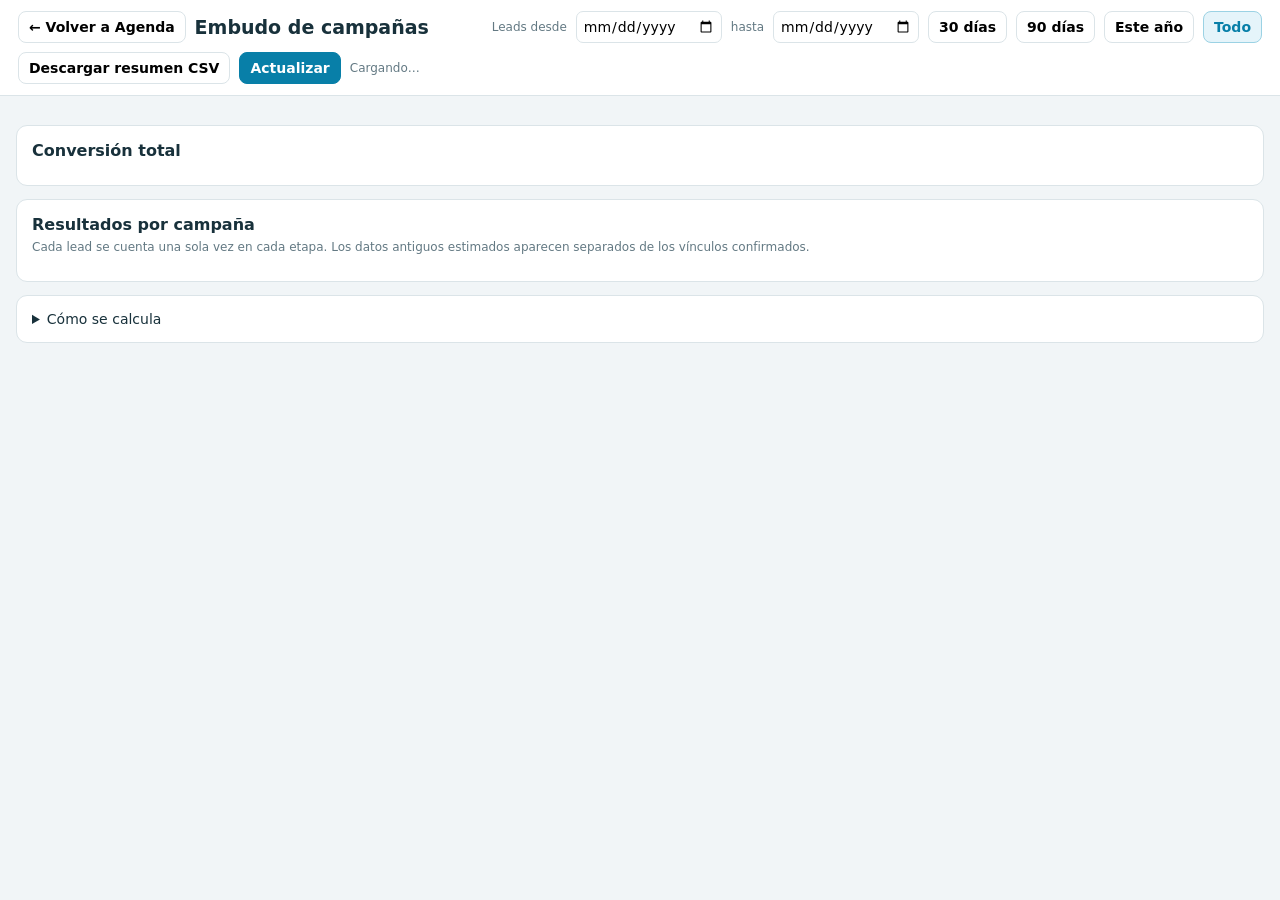
<file: modules/marketing.html>
<!doctype html>
<html lang="es">
<head>
<meta charset="utf-8"><meta name="viewport" content="width=device-width,initial-scale=1">
<title>ATLAS · Embudo de campañas</title>
<style>
:root{--blue:#087fa8;--ink:#18313b;--bg:#f1f5f7;--line:#dbe4e8;--muted:#637983;--green:#18784b;--amber:#946000}*{box-sizing:border-box}body{margin:0;background:var(--bg);color:var(--ink);font:14px Inter,system-ui,Arial}button,input{font:inherit}.top{position:sticky;top:0;z-index:2;display:flex;align-items:center;flex-wrap:wrap;gap:9px;padding:11px 18px;background:#fff;border-bottom:1px solid var(--line)}h1{font-size:19px;margin:0}.spacer{flex:1}.top label{color:var(--muted);font-size:12px}.top input{border:1px solid var(--line);border-radius:7px;padding:6px}.btn{border:1px solid var(--line);border-radius:8px;background:#fff;padding:7px 10px;font-weight:700;cursor:pointer}.btn.on{background:#e5f4fa;border-color:#9bd2e4;color:var(--blue)}.btn.primary{background:var(--blue);border-color:var(--blue);color:#fff}.content{max-width:1500px;margin:auto;padding:16px}.card,.kpi{background:#fff;border:1px solid var(--line);border-radius:11px}.card{padding:15px;margin-bottom:13px}.kpis{display:grid;grid-template-columns:repeat(auto-fit,minmax(175px,1fr));gap:10px;margin-bottom:13px}.kpi{padding:13px}.kpi small{display:block;color:var(--muted)}.kpi b{display:block;font-size:22px;margin-top:5px}.kpi span{font-size:12px;color:var(--muted)}.state{font-size:12px;color:var(--muted)}.state.err{color:#b42318;font-weight:700}.tablewrap{overflow:auto}table{width:100%;min-width:900px;border-collapse:collapse;font-size:13px}th,td{text-align:right;padding:9px 8px;border-bottom:1px solid #e7edef;vertical-align:middle}th{position:sticky;top:0;background:#fff;color:var(--muted);font-size:12px}th:first-child,td:first-child{text-align:left;min-width:200px}tfoot td{font-weight:800;border-top:2px solid var(--line)}.confirmed{font-weight:800}.estimate{display:block;color:var(--amber);font-size:11px;margin-top:3px}.pct{display:block;color:var(--muted);font-size:11px}.note{color:var(--muted);font-size:12px;line-height:1.5}.alert{background:#fff8e7;border:1px solid #f0dba5;border-radius:8px;padding:10px 12px;margin:0 0 12px;color:#634a12}.empty{padding:16px;color:var(--muted);text-align:center}
</style>
</head>
<body>
<header class="top"><button class="btn" id="back">← Volver a Agenda</button><h1>Embudo de campañas</h1><span class="spacer"></span>
<label for="from">Leads desde</label><input type="date" id="from"><label for="to">hasta</label><input type="date" id="to">
<button class="btn" data-range="30">30 días</button><button class="btn" data-range="90">90 días</button><button class="btn" data-range="year">Este año</button><button class="btn on" data-range="all">Todo</button>
<button class="btn" id="csv">Descargar resumen CSV</button><button class="btn primary" id="reload">Actualizar</button><span id="state" class="state"></span></header>
<main class="content">
<div id="warning" class="alert" hidden></div>
<section class="kpis" id="kpis"></section>
<section class="card"><h2 style="font-size:16px;margin:0 0 10px">Conversión total</h2><div class="tablewrap"><table id="summary"></table></div></section>
<section class="card"><h2 style="font-size:16px;margin:0 0 4px">Resultados por campaña</h2><p class="note" style="margin:0 0 10px">Cada lead se cuenta una sola vez en cada etapa. Los datos antiguos estimados aparecen separados de los vínculos confirmados.</p><div class="tablewrap"><table id="campaigns"></table></div></section>
<section class="card"><details><summary>Cómo se calcula</summary><ul class="note">
<li>El periodo selecciona leads por fecha de entrada. Sus resultados posteriores siguen asociados a esa campaña.</li>
<li>Valoración y primera consulta: citas finalizadas marcadas como realizadas. Tratamiento iniciado: cita terapéutica realizada después de la primera consulta.</li>
<li>Presupuesto presentado: presupuesto entregado o aceptado. Aceptado: estado aceptado registrado en ATLAS. Un presupuesto no se considera por sí solo un tratamiento iniciado.</li>
<li>Confirmado: cita o presupuesto vinculado directamente al lead. Estimado: registro histórico unido por paciente cuando solo existe un lead activo para esa ficha; nunca se elige entre varios.</li>
<li>Se excluyen leads marcados como duplicados o de prueba. Los datos sin campaña reconocible quedan agrupados como «Sin campaña».</li>
</ul></details></section>
</main>
<script>
(()=>{
const $=id=>document.getElementById(id),pending=new Map();let seq=0,data=null;
const stages=[['valuation','Valoraciones'],['first_consult','Primeras consultas'],['treatment_started','Tratamientos iniciados'],['budget_presented','Presupuestos presentados'],['budget_accepted','Presupuestos aceptados']];
const num=n=>new Intl.NumberFormat('es-ES').format(Number(n)||0),pct=(n,d)=>d?`${(100*Number(n||0)/d).toFixed(1).replace('.',',')} %`:'—',esc=s=>String(s??'').replace(/[&<>"']/g,c=>({'&':'&amp;','<':'&lt;','>':'&gt;','"':'&quot;',"'":'&#39;'}[c]));
function request(action,payload={}){return new Promise((resolve,reject)=>{const requestId=`marketing-v235-${Date.now()}-${++seq}`,timer=setTimeout(()=>{pending.delete(requestId);reject(new Error('ATLAS no respondió a tiempo.'))},60000);pending.set(requestId,{resolve,reject,timer});parent.postMessage({type:'atlas:central-db-request',requestId,action,payload},'*')})}
window.addEventListener('message',e=>{const m=e.data||{};if(m.type!=='atlas:central-db-response'||!pending.has(m.requestId))return;const p=pending.get(m.requestId);pending.delete(m.requestId);clearTimeout(p.timer);m.ok?p.resolve(m.data):p.reject(new Error(m.error||'Error al cargar el embudo.'))});
function state(text,error=false){$('state').textContent=text;$('state').className='state'+(error?' err':'')}
function rows(){return Array.isArray(data?.campaigns)?data.campaigns:[]}
function totals(){return rows().reduce((a,c)=>{a.leads+=Number(c.leads)||0;for(const [key] of stages){a[key+'_confirmed']+=Number(c[key+'_confirmed'])||0;a[key+'_estimated']+=Number(c[key+'_estimated'])||0}return a},{leads:0,...Object.fromEntries(stages.flatMap(([k])=>[[k+'_confirmed',0],[k+'_estimated',0]]))})}
function metric(confirmed,estimated,base){return `<span class="confirmed">${num(confirmed)}</span><span class="pct">${pct(confirmed,base)} confirmados</span>${Number(estimated)?`<span class="estimate">+ ${num(estimated)} estimados</span>`:''}`}
function render(){if(!data)return;const t=totals(),campaigns=rows(),allConversions=t.valuation_confirmed+t.valuation_estimated+t.first_consult_confirmed+t.first_consult_estimated+t.treatment_started_confirmed+t.treatment_started_estimated+t.budget_presented_confirmed+t.budget_presented_estimated+t.budget_accepted_confirmed+t.budget_accepted_estimated;
 $('kpis').innerHTML=`<div class="kpi"><small>Leads del periodo</small><b>${num(t.leads)}</b><span>Sin duplicados marcados</span></div>${stages.map(([key,label])=>`<div class="kpi"><small>${label}</small><b>${num(t[key+'_confirmed'])}${t[key+'_estimated']?` <span style="font-size:14px;color:#946000">+ ${num(t[key+'_estimated'])} est.</span>`:''}</b><span>${pct(t[key+'_confirmed']+t[key+'_estimated'],t.leads)} de los leads</span></div>`).join('')}`;
 $('summary').innerHTML=`<thead><tr><th>Etapa</th><th>Vínculo confirmado</th><th>Estimación histórica</th><th>Total</th><th>% de leads</th></tr></thead><tbody>${stages.map(([key,label])=>{const confirmed=t[key+'_confirmed'],estimated=t[key+'_estimated'];return `<tr><td>${label}</td><td>${num(confirmed)}</td><td>${num(estimated)}</td><td><b>${num(confirmed+estimated)}</b></td><td>${pct(confirmed+estimated,t.leads)}</td></tr>`}).join('')}</tbody>`;
 const campRows=campaigns.map(c=>`<tr><td><b>${esc(c.campaign_name||'Sin campaña')}</b>${Number(c.leads_with_unclassified_services)?`<span class="estimate">${num(c.leads_with_unclassified_services)} con servicios aún sin categoría</span>`:''}</td><td>${num(c.leads)}</td>${stages.map(([key])=>`<td>${metric(c[key+'_confirmed'],c[key+'_estimated'],c.leads)}</td>`).join('')}</tr>`).join('');
 $('campaigns').innerHTML=`<thead><tr><th>Campaña</th><th>Leads</th>${stages.map(([,label])=>`<th>${label}</th>`).join('')}</tr></thead><tbody>${campRows||'<tr><td class="empty" colspan="7">No hay leads para este periodo.</td></tr>'}</tbody><tfoot><tr><td>Total</td><td>${num(t.leads)}</td>${stages.map(([key])=>`<td>${metric(t[key+'_confirmed'],t[key+'_estimated'],t.leads)}</td>`).join('')}</tr></tfoot>`;
 const u=data.unattributed||{},unmatched=(Number(u.appointments_ambiguous_or_unmatched)||0)+(Number(u.budgets_ambiguous_or_unmatched)||0),withoutPatient=Number(u.leads_without_patient_link)||0;
 $('warning').hidden=!(unmatched||withoutPatient||allConversions===0);$('warning').innerHTML=unmatched||withoutPatient?`Hay ${num(unmatched)} registros de citas o presupuestos sin atribución segura y ${num(withoutPatient)} leads sin ficha vinculada. Se mantienen fuera de las campañas hasta poder identificarlos sin ambigüedad.`:'No hay conversiones registradas para este periodo. Comprueba que las citas consten como realizadas y los presupuestos como entregados o aceptados.';
}
async function load(){state('Cargando…');try{data=await request('marketing:funnel-v235',{from:$('from').value||null,to:$('to').value||null});render();state('Actualizado '+new Date().toLocaleTimeString('es-ES',{hour:'2-digit',minute:'2-digit'}))}catch(e){state(e.message,true)}}
function iso(d){return new Date(d.getTime()-d.getTimezoneOffset()*60000).toISOString().slice(0,10)}
document.querySelectorAll('[data-range]').forEach(b=>b.onclick=()=>{document.querySelectorAll('[data-range]').forEach(x=>x.classList.toggle('on',x===b));const range=b.dataset.range,now=new Date();$('to').value=range==='all'?'':iso(now);$('from').value=range==='all'?'':range==='year'?`${now.getFullYear()}-01-01`:iso(new Date(now.getTime()-Number(range)*864e5));load()});
['from','to'].forEach(id=>$(id).onchange=()=>{document.querySelectorAll('[data-range]').forEach(x=>x.classList.remove('on'));load()});$('reload').onclick=load;$('back').onclick=()=>parent.postMessage({type:'atlas:open-module',module:'agenda'},'*');
$('csv').onclick=()=>{if(!data)return;const cols=['Campaña','Leads',...stages.flatMap(([key,label])=>[label+' confirmados',label+' estimados'])],records=rows().map(c=>[c.campaign_name||'Sin campaña',c.leads,...stages.flatMap(([key])=>[c[key+'_confirmed'],c[key+'_estimated']])]),quote=v=>'"'+String(v??'').replace(/"/g,'""')+'"',csv='\uFEFF'+[cols,...records].map(row=>row.map(quote).join(';')).join('\r\n'),a=document.createElement('a');a.href=URL.createObjectURL(new Blob([csv],{type:'text/csv;charset=utf-8'}));a.download='embudo-campanas-atlas.csv';a.click();setTimeout(()=>URL.revokeObjectURL(a.href),2000)};
let started=false;const start=()=>{if(started)return;started=true;load()};window.addEventListener('message',e=>{if((e.data||{}).type==='atlas:central-ready')start()});parent.postMessage({type:'atlas:central-module-ready',module:'marketing'},'*');setTimeout(start,800);
})();
</script>
</body></html>
</file>
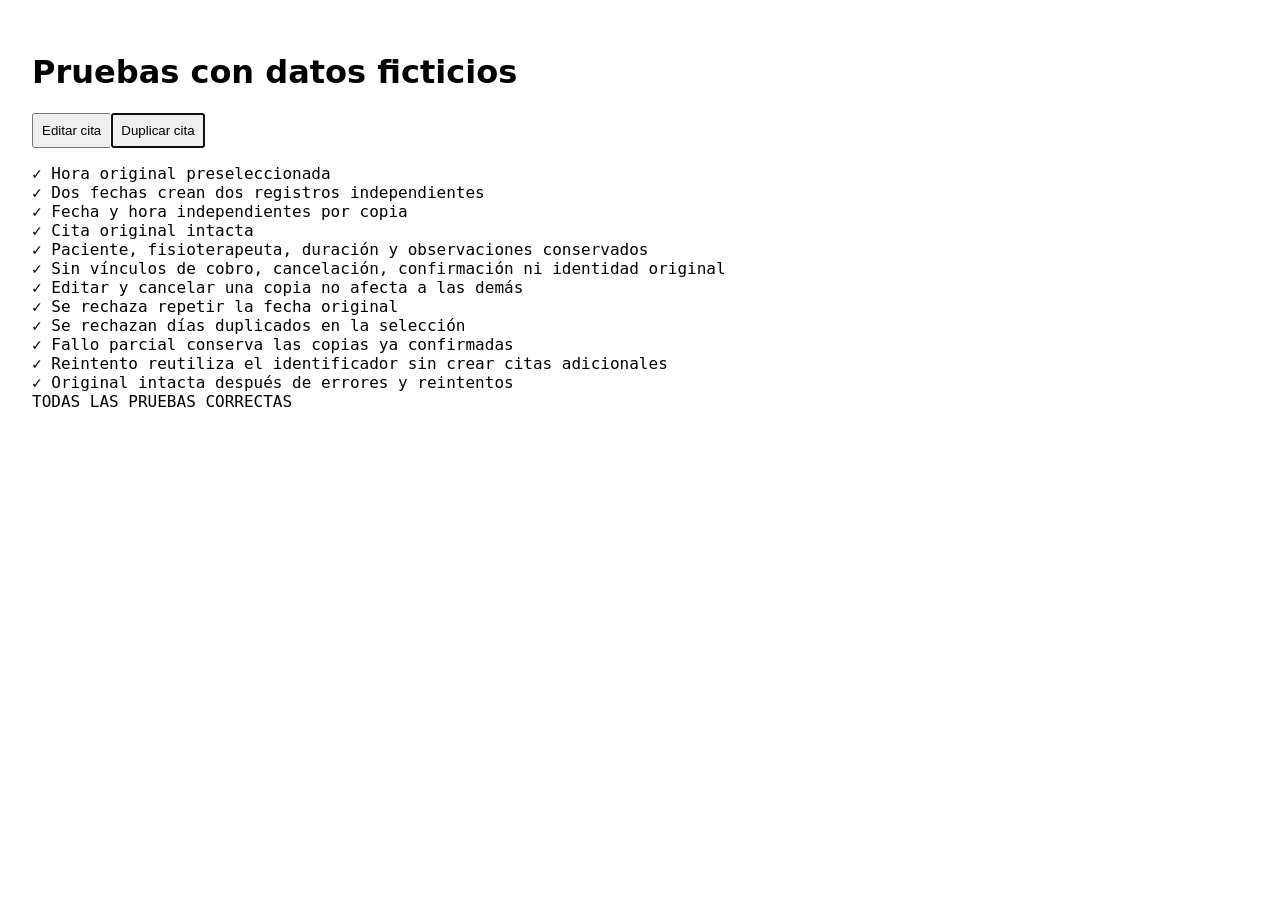
<file: tests/appointment-duplicates.html>
<!doctype html><meta charset="utf-8"><title>Pruebas de duplicación de citas</title>
<style>body{font:16px system-ui;padding:24px}.modalback{display:none;position:fixed;inset:0;background:#0005;align-items:center;justify-content:center}.modalback.open{display:flex}.modal{background:white;padding:24px;max-height:90vh;overflow:auto;border-radius:14px}.grid2{display:grid;grid-template-columns:1fr 1fr;gap:12px}.field{display:grid;gap:6px}.full{grid-column:1/-1}button,input{padding:8px}.actions{display:flex;gap:12px}</style>
<h1>Pruebas con datos ficticios</h1><button id="moveBtn">Editar cita</button><button id="duplicateAppointmentBtn" type="button">Duplicar cita</button><pre id="results"></pre>
<script>
const original={id:'original',centralId:'server-original',centralRef:'external-original',centralUpdatedAt:'yesterday',externalId:'koibox-id',patient:'Paciente de prueba',patientCode:'TEST',patientRemoteId:'test-patient',therapy:'Fisioterapia',services:['Fisioterapia'],resource:'Profesional de prueba',resources:['Profesional de prueba'],professional:'Profesional de prueba',therapists:{Fisioterapia:'Profesional de prueba'},date:'2026-11-16',time:'16:00',duration:30,notes:'Observación de prueba',status:'Realizada',paymentStatus:'Cobrado',centralPaymentId:'payment-original',planId:'plan-original',cancelReason:'old',appointmentReminder:{confirmed:true},history:[{action:'original'}]};
let appointments=[original],selectedId=original.id,fail=false,calls=0;
const server=new Map(),snapshot=JSON.stringify(original);
function mins(time){return Number(time.slice(0,2))*60+Number(time.slice(3,5))}
function timeStr(n){return String(Math.floor(n/60)).padStart(2,'0')+':'+String(n%60).padStart(2,'0')}
const professionals=['Profesional de prueba'];
function appointmentTherapists(a){return [...new Set([...Object.values(a.therapists||{}),a.professional].filter(Boolean))]}
function blockFor(){return null}function appointmentWithinAllTherapistSchedules(){return {ok:true}}
function conflictsInSet(a,rows){return rows.filter(b=>b.date===a.date&&b.time===a.time)}
function agendaActorName(){return 'Pruebas'}function logAgenda(){}function save(){}function render(){}
window.atlasPersistAppointmentCentral=async a=>{calls++;if(!server.has(a.id))server.set(a.id,'server-'+a.id);if(fail&&calls===2)throw new Error('Respuesta perdida simulada');a.centralId=server.get(a.id);a.centralRef='atlas-'+a.id;};
</script>
<script src="../appointment-duplicates.js"></script>
<script>
(async()=>{
 const output=document.getElementById('results'),passed=[];
 function check(value,label){if(!value)throw new Error(label);passed.push('✓ '+label);output.textContent=passed.join('\n')}
 const button=document.getElementById('duplicateAppointmentBtn'),form=document.querySelector('form'),rows=document.getElementById('duplicateRows');
 const submit=()=>form.onsubmit({preventDefault(){}});
 button.click();check(rows.children.length===1&&rows.querySelector('[data-time]').value==='16:00','Hora original preseleccionada');
 document.getElementById('duplicateAdd').click();rows.children[1].querySelector('[data-time]').value='17:00';
 await submit();check(appointments.length===3&&server.size===2,'Dos fechas crean dos registros independientes');
 check(appointments[1].date==='2026-11-17'&&appointments[2].date==='2026-11-18'&&appointments[2].time==='17:00','Fecha y hora independientes por copia');
 check(JSON.stringify(original)===snapshot,'Cita original intacta');
 check(appointments.slice(1).every(a=>a.patientCode===original.patientCode&&a.professional===original.professional&&a.duration===original.duration&&a.notes===original.notes),'Paciente, fisioterapeuta, duración y observaciones conservados');
 check(appointments.slice(1).every(a=>a.status==='Pendiente'&&!a.externalId&&!a.centralPaymentId&&!a.planId&&!a.appointmentReminder&&a.centralId!==original.centralId),'Sin vínculos de cobro, cancelación, confirmación ni identidad original');
 appointments[1].services.push('Solo copia');appointments[1].therapists.Fisioterapia='Otro profesional';appointments[1].status='Cancelada';
 check(JSON.stringify(original)===snapshot&&appointments[2].status==='Pendiente'&&appointments[2].services.length===1,'Editar y cancelar una copia no afecta a las demás');
 document.getElementById('duplicateClose').click();button.click();rows.querySelector('[data-date]').value=original.date;await submit();check(server.size===2,'Se rechaza repetir la fecha original');
 rows.querySelector('[data-date]').value='2026-11-20';document.getElementById('duplicateAdd').click();rows.children[1].querySelector('[data-date]').value='2026-11-20';await submit();check(server.size===2,'Se rechazan días duplicados en la selección');
 rows.children[1].querySelector('[data-date]').value='2026-11-21';fail=true;calls=0;await submit();
 check(appointments.length===4&&rows.children[0].dataset.saved==='true'&&!rows.children[1].dataset.saved,'Fallo parcial conserva las copias ya confirmadas');
 const retryId=rows.children[1].dataset.copyId;fail=false;await submit();
 check(appointments.length===5&&server.size===4&&appointments[4].id===retryId,'Reintento reutiliza el identificador sin crear citas adicionales');
 check(JSON.stringify(original)===snapshot,'Original intacta después de errores y reintentos');
 document.getElementById('duplicateClose').click();output.textContent+='\nTODAS LAS PRUEBAS CORRECTAS';
})().catch(error=>{document.getElementById('results').textContent+='\nFALLO: '+error.stack});
</script>
</file>
